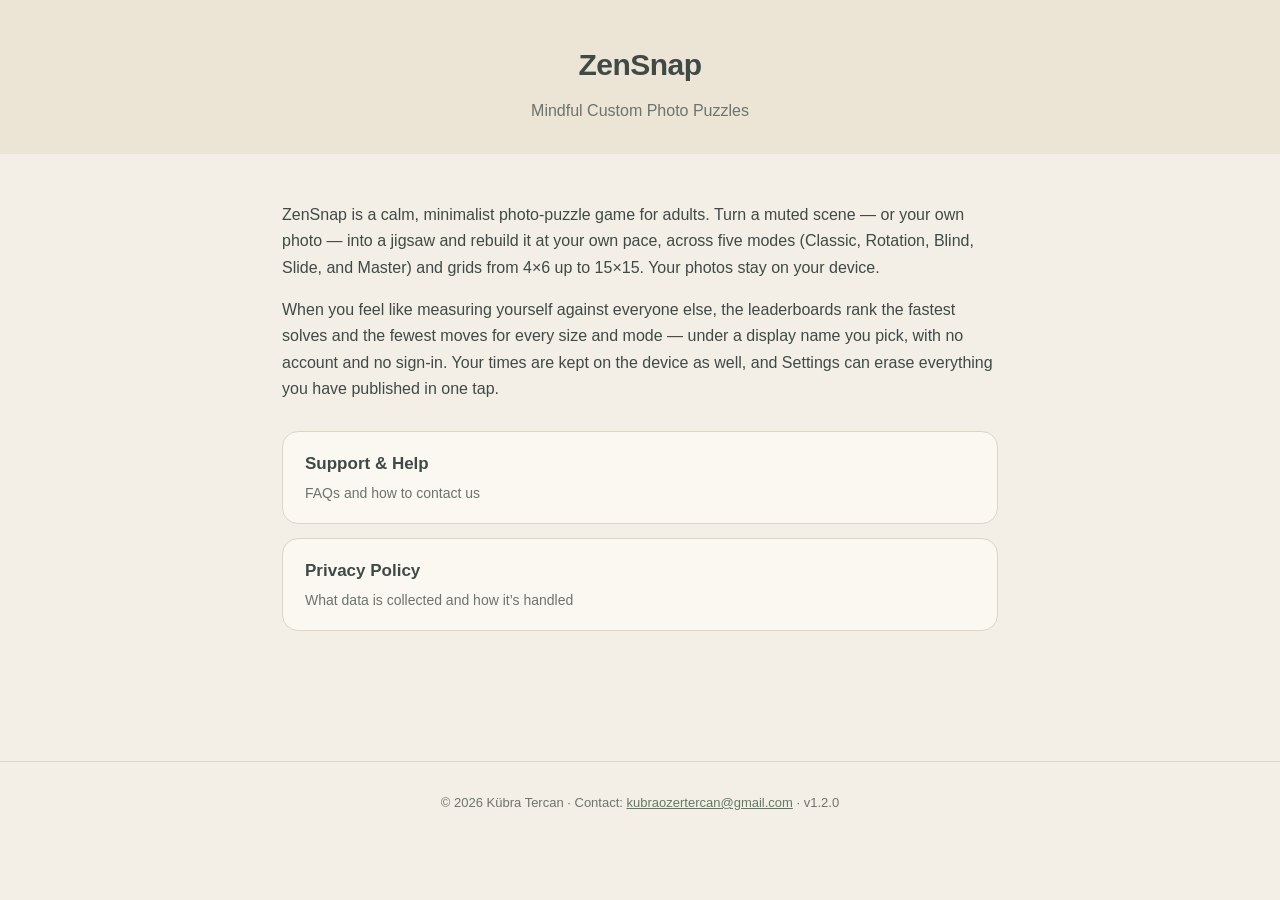
<file: index.html>
<!DOCTYPE html>
<html lang="en">
<head>
<meta charset="utf-8">
<meta name="viewport" content="width=device-width, initial-scale=1">
<title>ZenSnap</title>
<link rel="stylesheet" href="style.css">
</head>
<body>
<header class="top">
  <h1>ZenSnap</h1>
  <p>Mindful Custom Photo Puzzles</p>
</header>
<div class="wrap">
  <p>ZenSnap is a calm, minimalist photo-puzzle game for adults. Turn a muted
  scene &mdash; or your own photo &mdash; into a jigsaw and rebuild it at your own
  pace, across five modes (Classic, Rotation, Blind, Slide, and Master) and grids
  from 4&times;6 up to 15&times;15. Your photos stay on your device.</p>
  <p>When you feel like measuring yourself against everyone else, the leaderboards
  rank the fastest solves and the fewest moves for every size and mode &mdash; under
  a display name you pick, with no account and no sign-in. Your times are kept on the
  device as well, and Settings can erase everything you have published in one tap.</p>
  <div class="home-links">
    <a href="support.html">Support &amp; Help
      <span>FAQs and how to contact us</span></a>
    <a href="privacy.html">Privacy Policy
      <span>What data is collected and how it&rsquo;s handled</span></a>
  </div>
</div>
<footer>&copy; 2026 Kübra Tercan &middot; Contact: <a href="mailto:kubraozertercan@gmail.com">kubraozertercan@gmail.com</a> &middot; v1.2.0</footer>
</body>
</html>
</file>
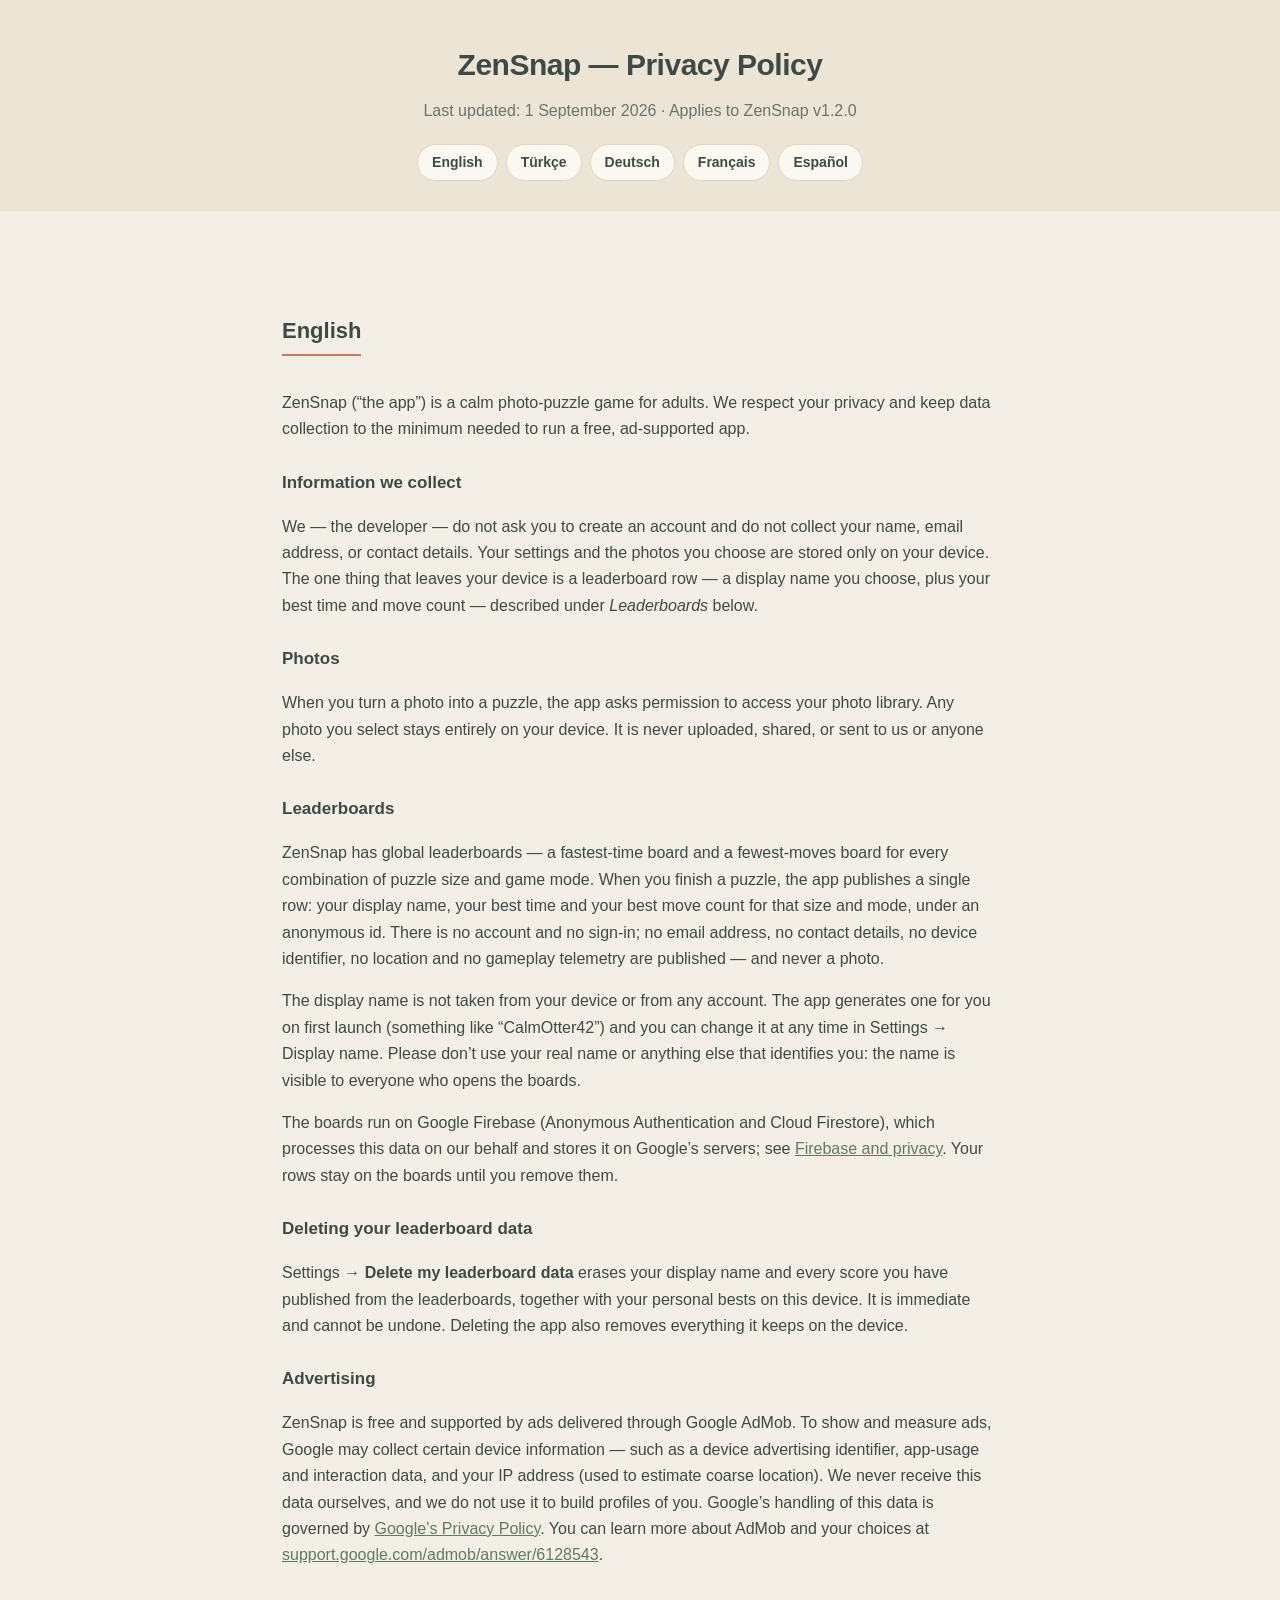
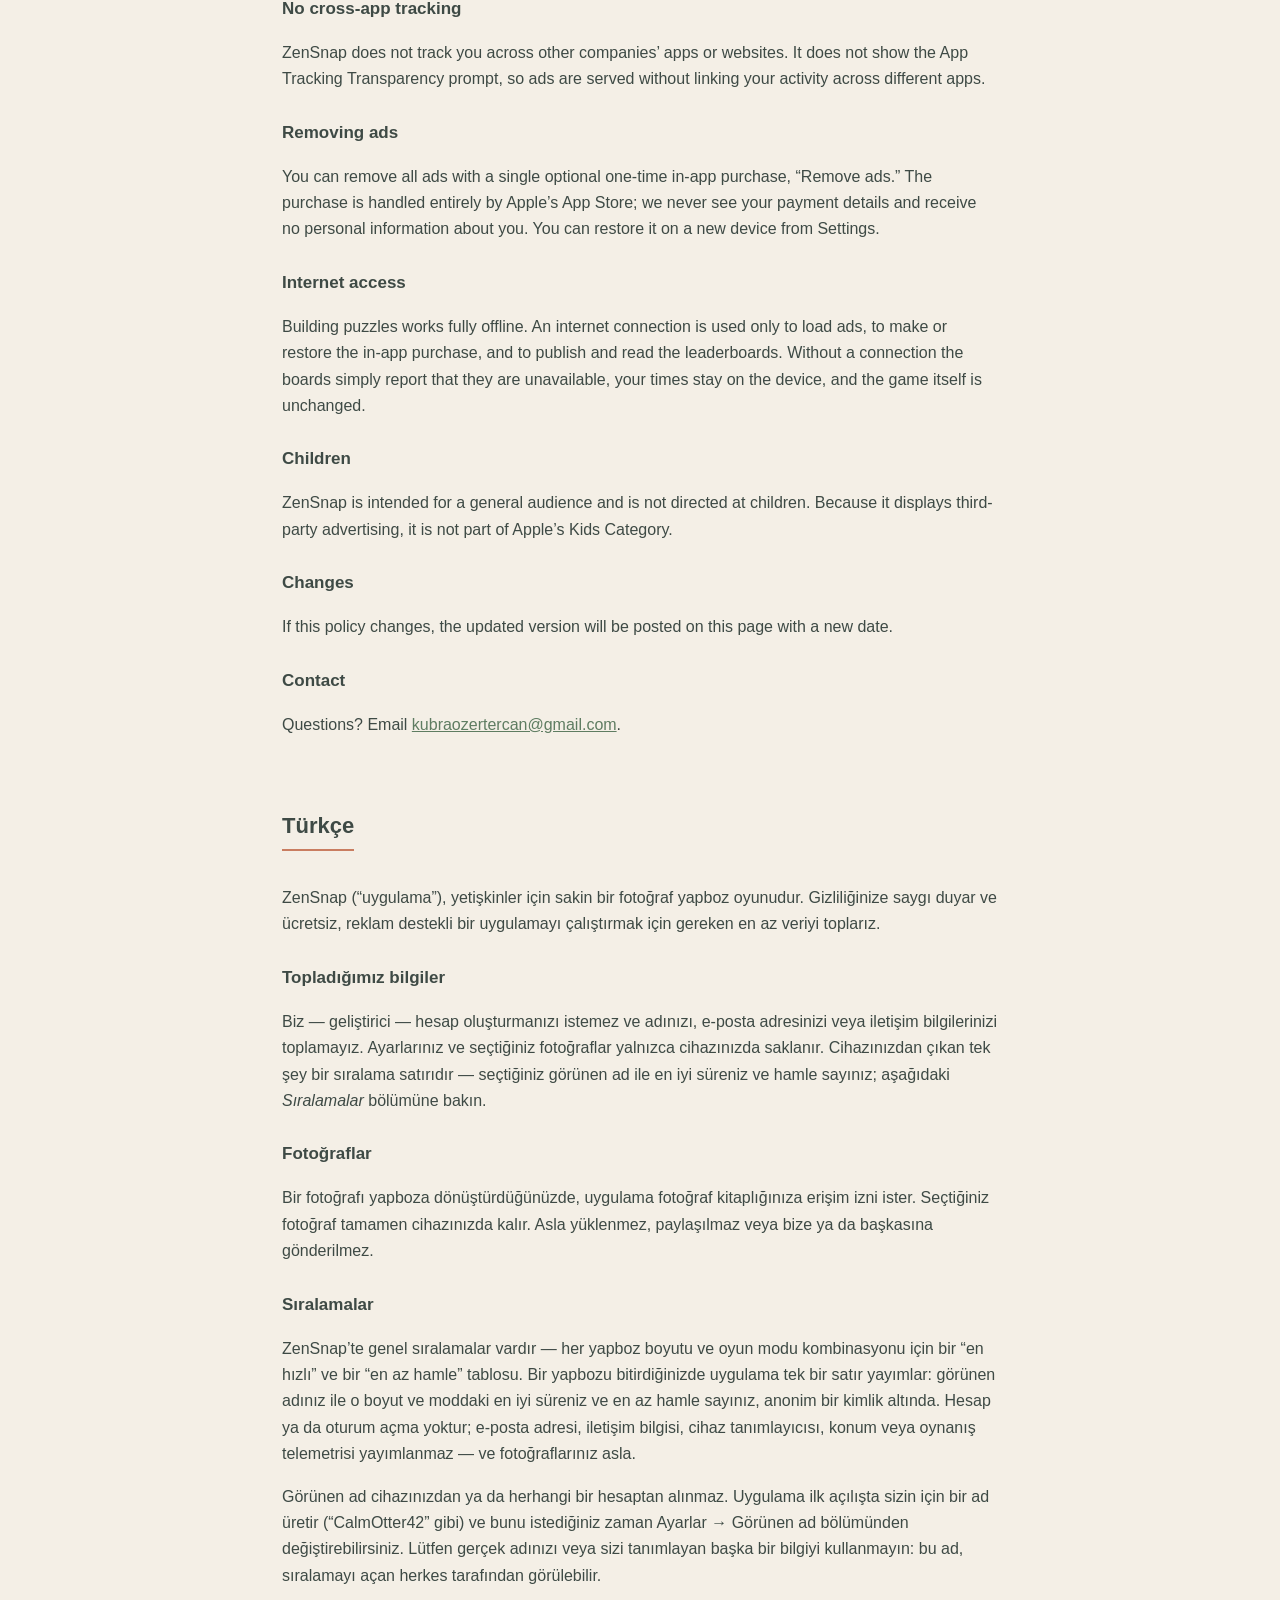
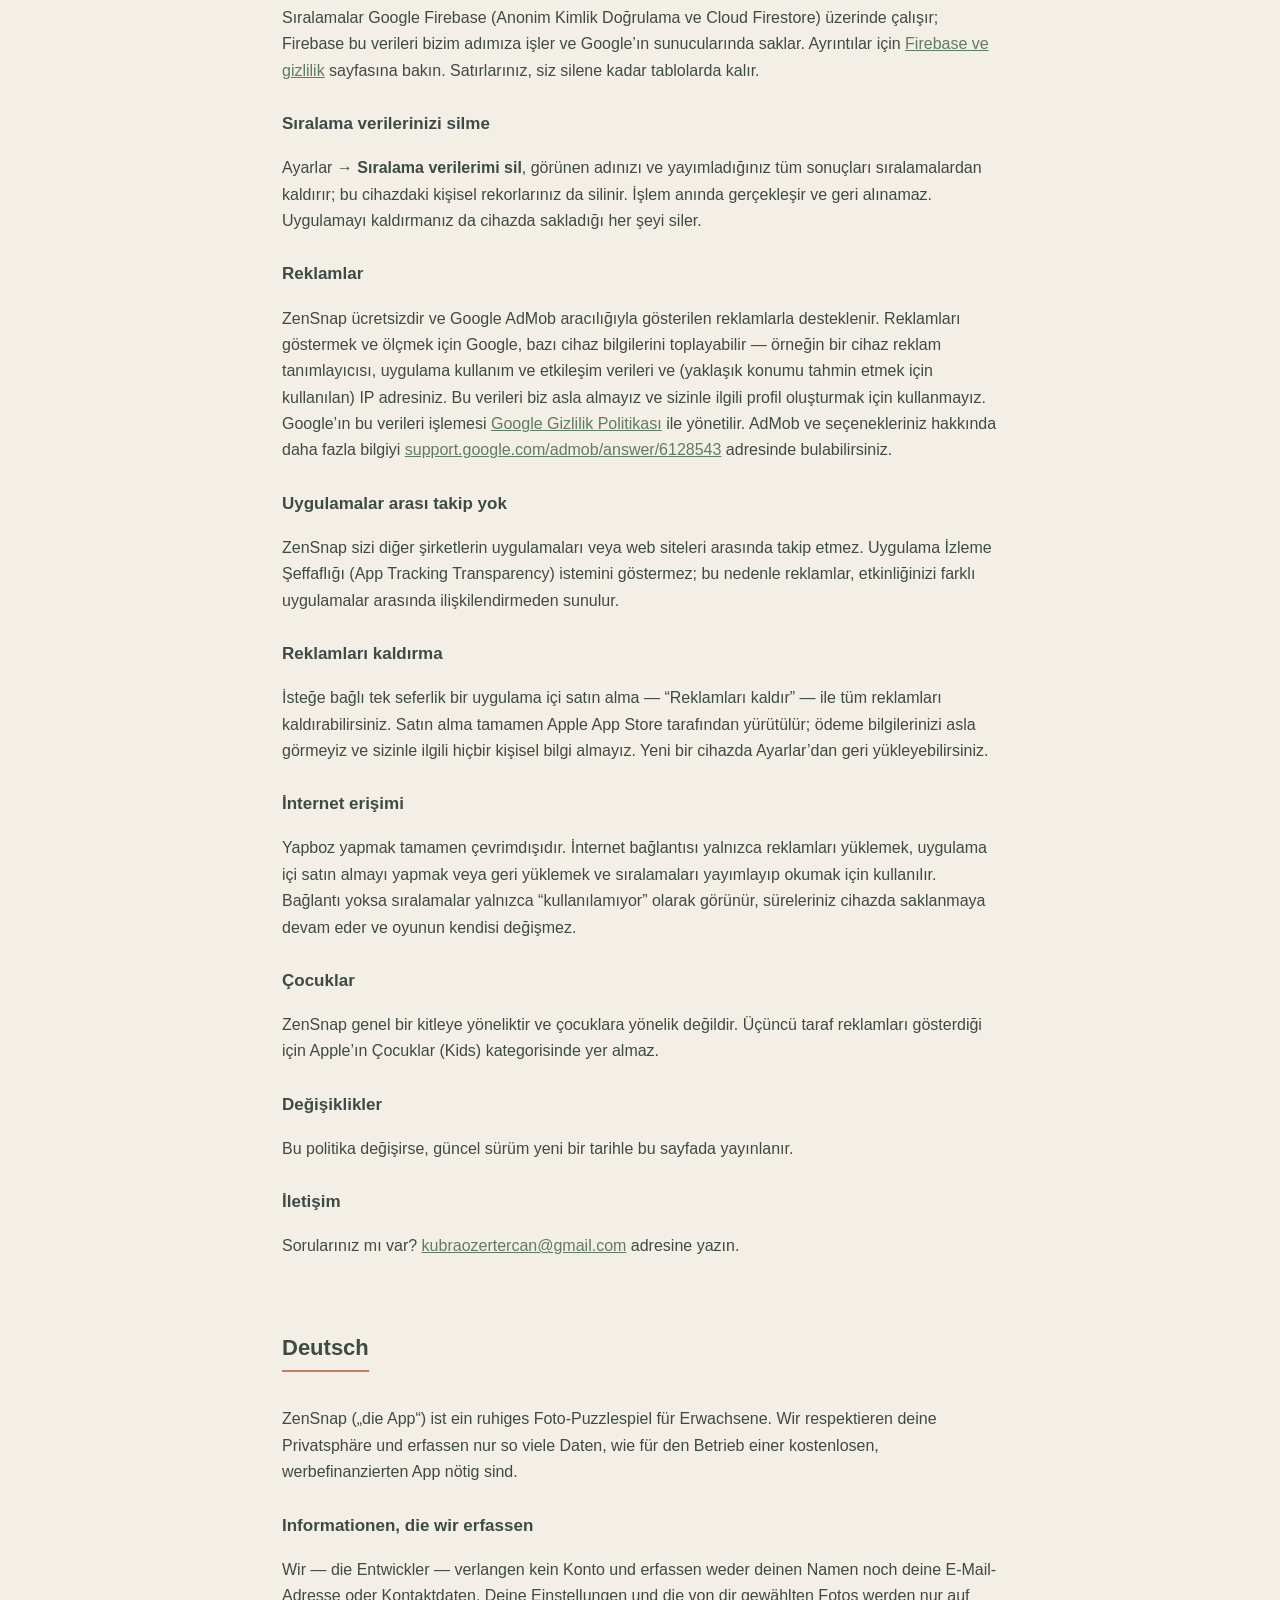
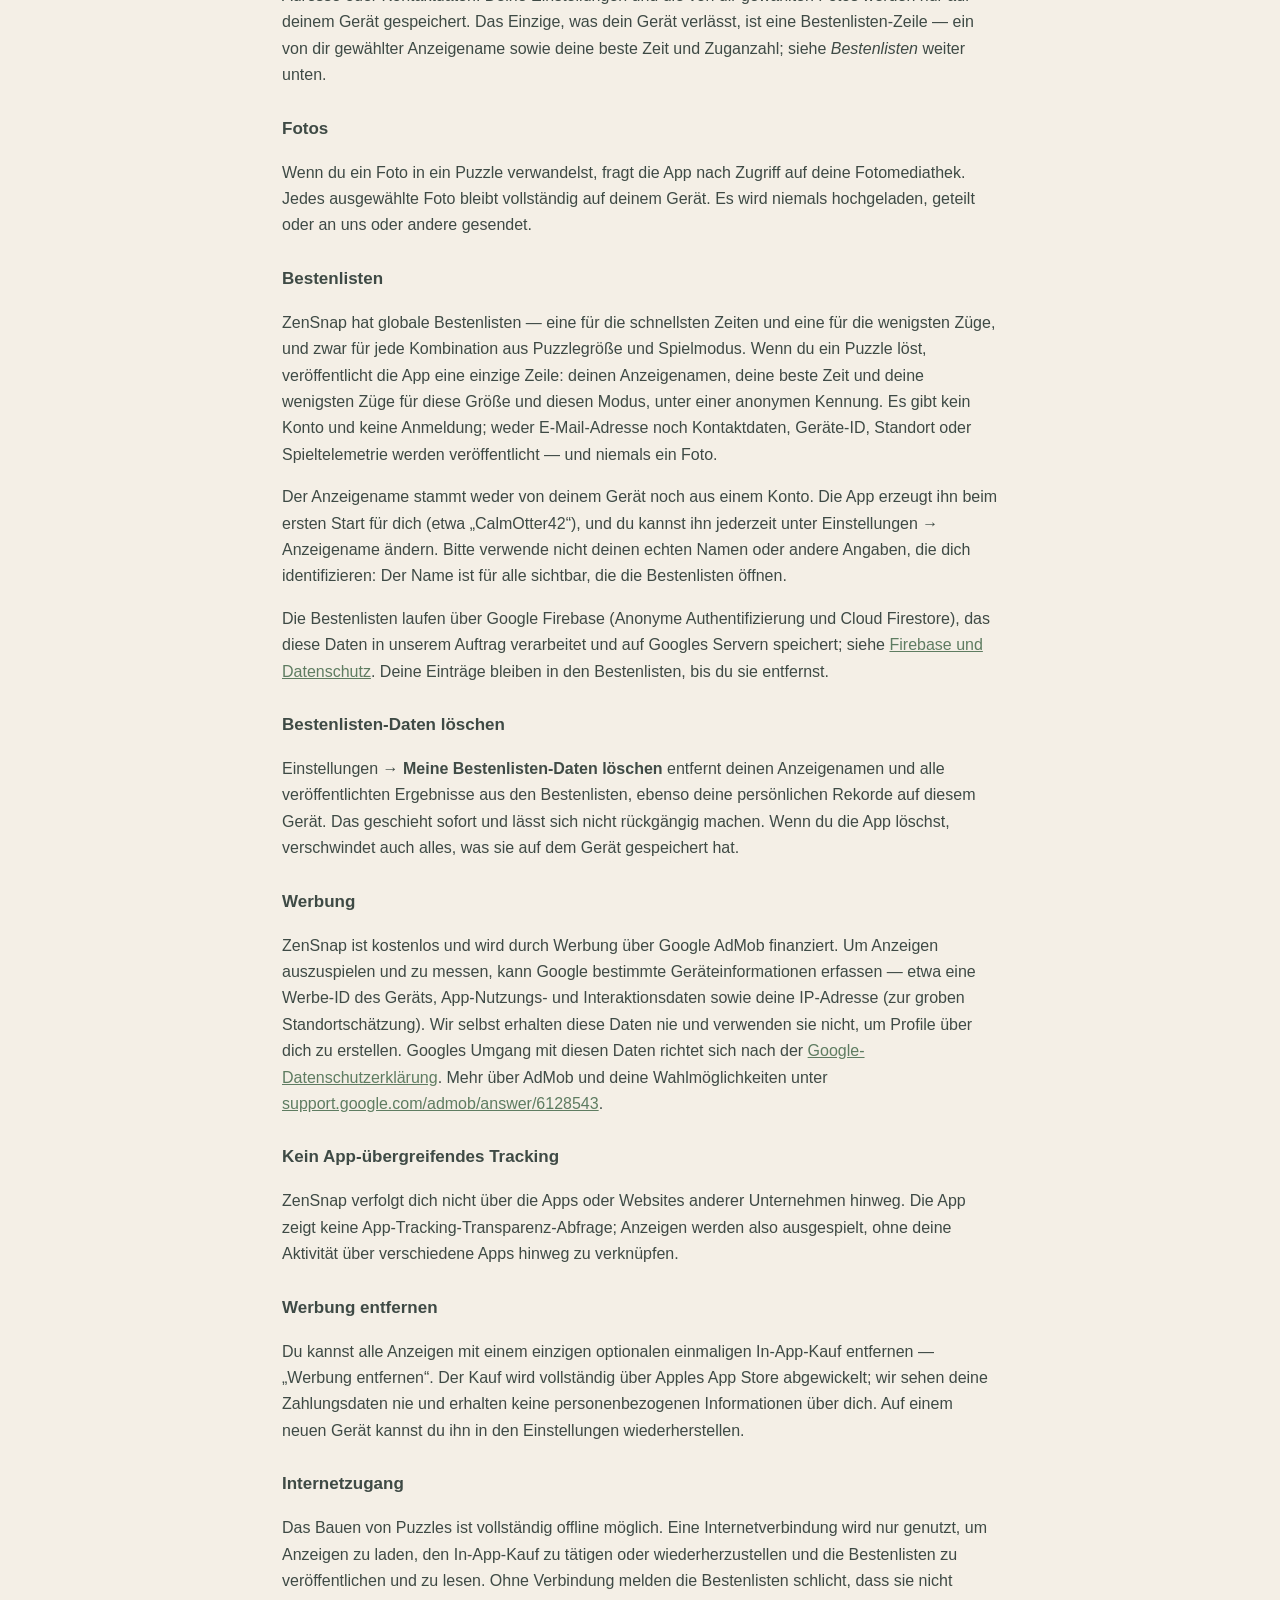
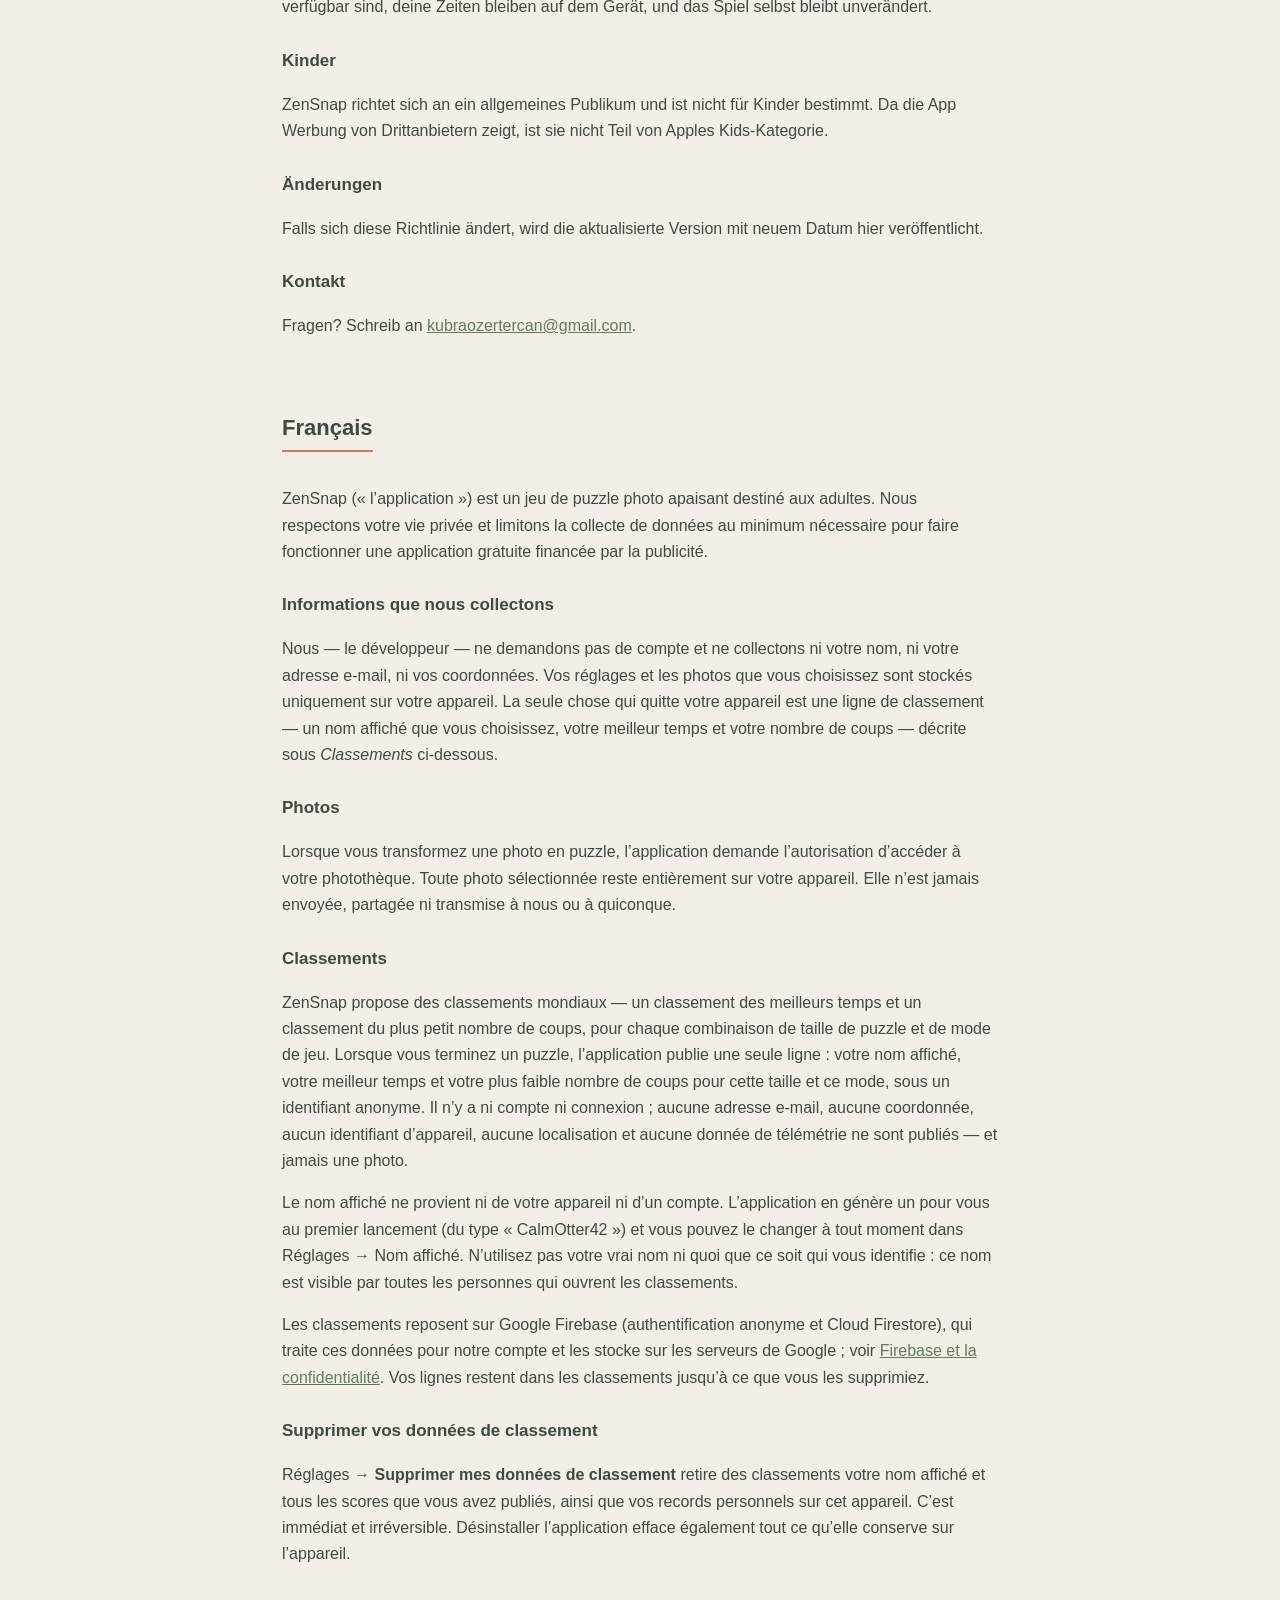
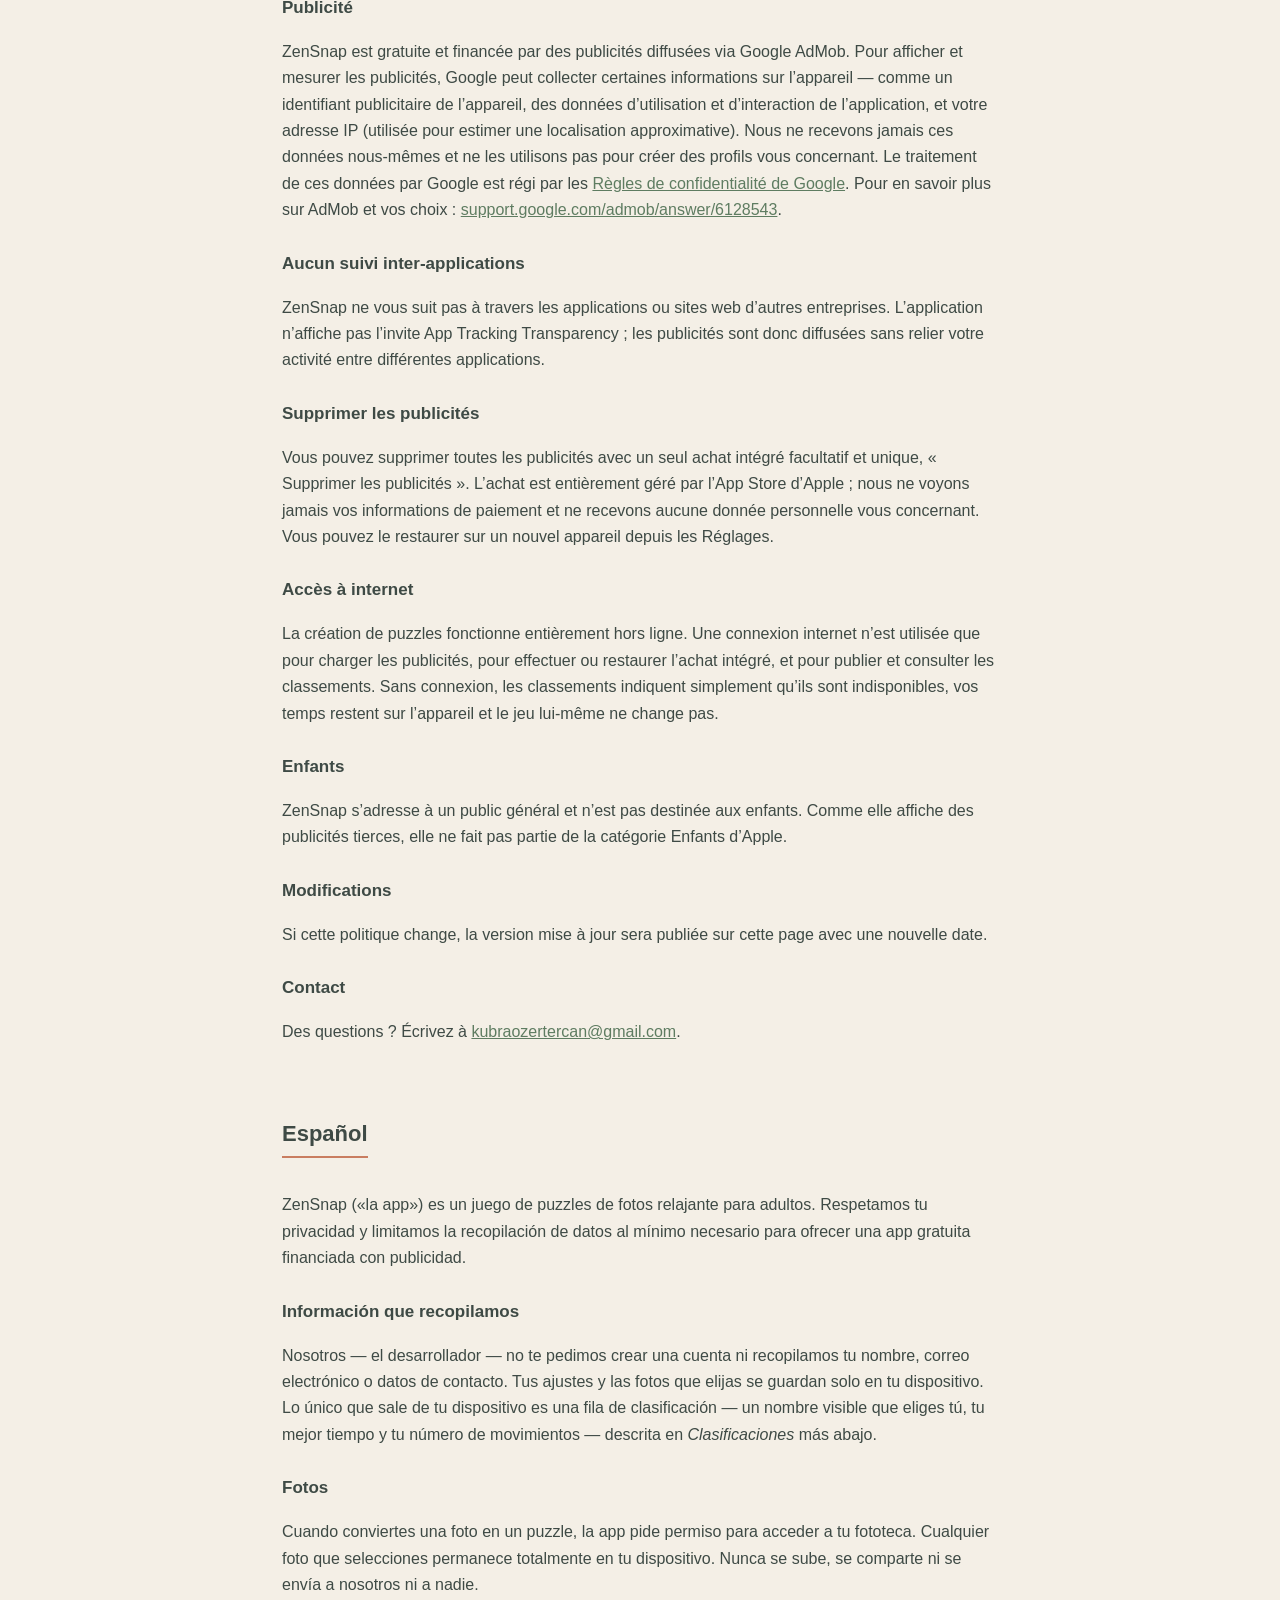
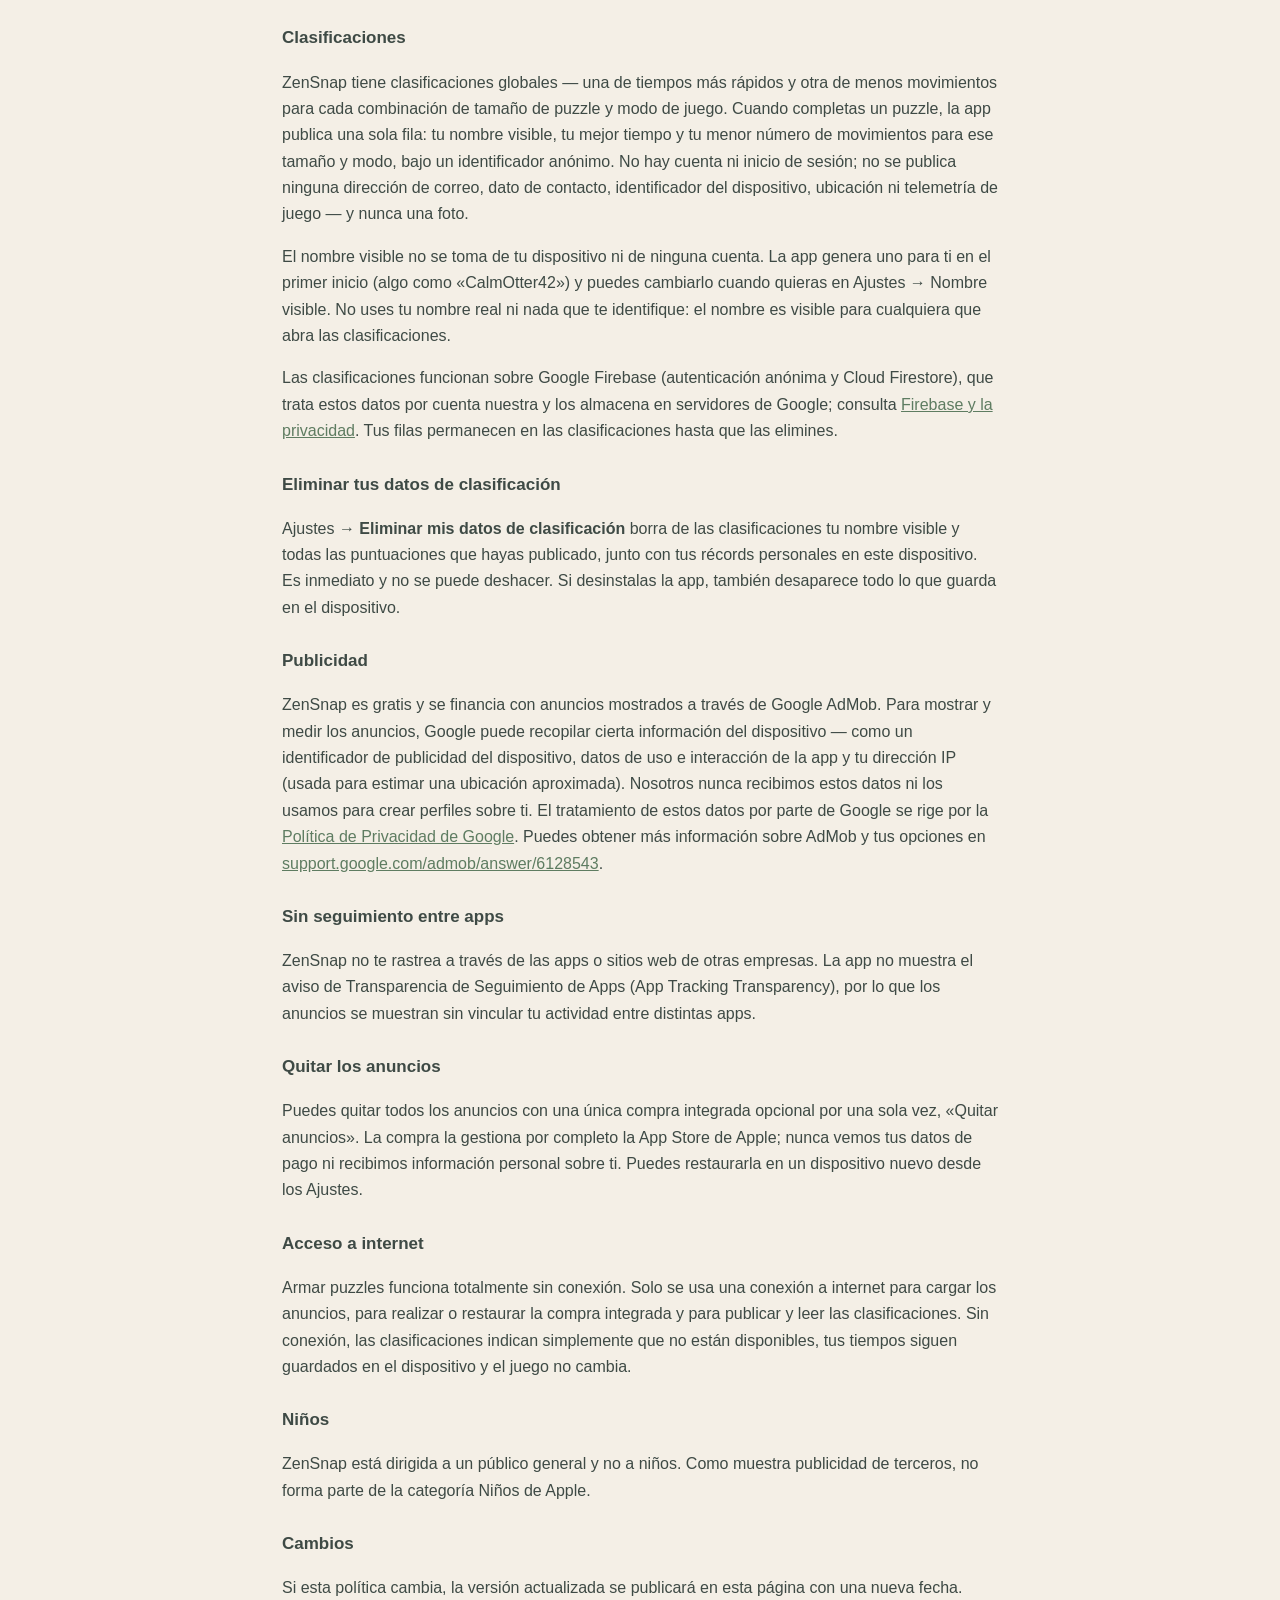
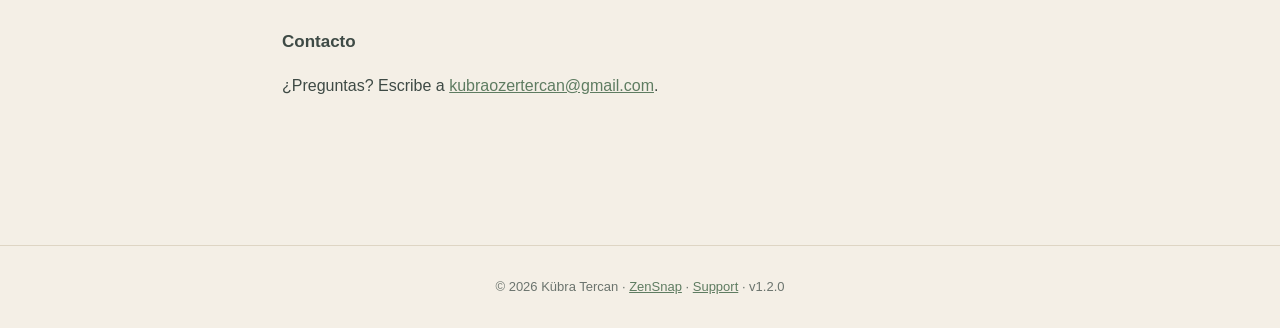
<file: privacy.html>
<!DOCTYPE html>
<html lang="en">
<head>
<meta charset="utf-8">
<meta name="viewport" content="width=device-width, initial-scale=1">
<title>ZenSnap — Privacy Policy</title>
<link rel="stylesheet" href="style.css">
</head>
<body>
<header class="top">
  <h1>ZenSnap — Privacy Policy</h1>
  <p>Last updated: 1 September 2026 &middot; Applies to ZenSnap v1.2.0</p>
  <nav class="langs">
    <a href="#en">English</a><a href="#tr">Türkçe</a><a href="#de">Deutsch</a>
    <a href="#fr">Français</a><a href="#es">Español</a>
  </nav>
</header>
<div class="wrap">

<section class="lang" id="en">
  <h2>English</h2>
  <p>ZenSnap (&ldquo;the app&rdquo;) is a calm photo-puzzle game for adults. We respect
  your privacy and keep data collection to the minimum needed to run a free, ad-supported app.</p>
  <h3>Information we collect</h3>
  <p>We &mdash; the developer &mdash; do not ask you to create an account and do not collect
  your name, email address, or contact details. Your settings and the photos you choose are
  stored only on your device. The one thing that leaves your device is a leaderboard row &mdash;
  a display name you choose, plus your best time and move count &mdash; described under
  <em>Leaderboards</em> below.</p>
  <h3>Photos</h3>
  <p>When you turn a photo into a puzzle, the app asks permission to access your photo
  library. Any photo you select stays entirely on your device. It is never uploaded, shared,
  or sent to us or anyone else.</p>
  <h3>Leaderboards</h3>
  <p>ZenSnap has global leaderboards &mdash; a fastest-time board and a fewest-moves board for
  every combination of puzzle size and game mode. When you finish a puzzle, the app publishes a
  single row: your display name, your best time and your best move count for that size and mode,
  under an anonymous id. There is no account and no sign-in; no email address, no contact
  details, no device identifier, no location and no gameplay telemetry are published &mdash; and
  never a photo.</p>
  <p>The display name is not taken from your device or from any account. The app generates one
  for you on first launch (something like &ldquo;CalmOtter42&rdquo;) and you can change it at any
  time in Settings &rarr; Display name. Please don&rsquo;t use your real name or anything else
  that identifies you: the name is visible to everyone who opens the boards.</p>
  <p>The boards run on Google Firebase (Anonymous Authentication and Cloud Firestore), which
  processes this data on our behalf and stores it on Google&rsquo;s servers; see
  <a href="https://firebase.google.com/support/privacy">Firebase and privacy</a>. Your rows stay
  on the boards until you remove them.</p>
  <h3>Deleting your leaderboard data</h3>
  <p>Settings &rarr; <strong>Delete my leaderboard data</strong> erases your display name and
  every score you have published from the leaderboards, together with your personal bests on this
  device. It is immediate and cannot be undone. Deleting the app also removes everything it keeps
  on the device.</p>
  <h3>Advertising</h3>
  <p>ZenSnap is free and supported by ads delivered through Google AdMob. To show and measure
  ads, Google may collect certain device information &mdash; such as a device advertising
  identifier, app-usage and interaction data, and your IP address (used to estimate coarse
  location). We never receive this data ourselves, and we do not use it to build profiles of
  you. Google&rsquo;s handling of this data is governed by
  <a href="https://policies.google.com/privacy">Google&rsquo;s Privacy Policy</a>. You can learn
  more about AdMob and your choices at
  <a href="https://support.google.com/admob/answer/6128543">support.google.com/admob/answer/6128543</a>.</p>
  <h3>No cross-app tracking</h3>
  <p>ZenSnap does not track you across other companies&rsquo; apps or websites. It does not
  show the App Tracking Transparency prompt, so ads are served without linking your activity
  across different apps.</p>
  <h3>Removing ads</h3>
  <p>You can remove all ads with a single optional one-time in-app purchase,
  &ldquo;Remove ads.&rdquo; The purchase is handled entirely by Apple&rsquo;s App Store; we
  never see your payment details and receive no personal information about you. You can restore
  it on a new device from Settings.</p>
  <h3>Internet access</h3>
  <p>Building puzzles works fully offline. An internet connection is used only to load ads, to
  make or restore the in-app purchase, and to publish and read the leaderboards. Without a
  connection the boards simply report that they are unavailable, your times stay on the device,
  and the game itself is unchanged.</p>
  <h3>Children</h3>
  <p>ZenSnap is intended for a general audience and is not directed at children. Because it
  displays third-party advertising, it is not part of Apple&rsquo;s Kids Category.</p>
  <h3>Changes</h3>
  <p>If this policy changes, the updated version will be posted on this page with a new date.</p>
  <h3>Contact</h3>
  <p>Questions? Email <a href="mailto:kubraozertercan@gmail.com">kubraozertercan@gmail.com</a>.</p>
</section>

<section class="lang" id="tr">
  <h2>Türkçe</h2>
  <p>ZenSnap (&ldquo;uygulama&rdquo;), yetişkinler için sakin bir fotoğraf yapboz oyunudur.
  Gizliliğinize saygı duyar ve ücretsiz, reklam destekli bir uygulamayı çalıştırmak için
  gereken en az veriyi toplarız.</p>
  <h3>Topladığımız bilgiler</h3>
  <p>Biz &mdash; geliştirici &mdash; hesap oluşturmanızı istemez ve adınızı, e-posta adresinizi
  veya iletişim bilgilerinizi toplamayız. Ayarlarınız ve seçtiğiniz fotoğraflar yalnızca
  cihazınızda saklanır. Cihazınızdan çıkan tek şey bir sıralama satırıdır &mdash; seçtiğiniz
  görünen ad ile en iyi süreniz ve hamle sayınız; aşağıdaki <em>Sıralamalar</em> bölümüne
  bakın.</p>
  <h3>Fotoğraflar</h3>
  <p>Bir fotoğrafı yapboza dönüştürdüğünüzde, uygulama fotoğraf kitaplığınıza erişim izni ister.
  Seçtiğiniz fotoğraf tamamen cihazınızda kalır. Asla yüklenmez, paylaşılmaz veya bize ya da
  başkasına gönderilmez.</p>
  <h3>Sıralamalar</h3>
  <p>ZenSnap&rsquo;te genel sıralamalar vardır &mdash; her yapboz boyutu ve oyun modu
  kombinasyonu için bir &ldquo;en hızlı&rdquo; ve bir &ldquo;en az hamle&rdquo; tablosu. Bir
  yapbozu bitirdiğinizde uygulama tek bir satır yayımlar: görünen adınız ile o boyut ve moddaki
  en iyi süreniz ve en az hamle sayınız, anonim bir kimlik altında. Hesap ya da oturum açma
  yoktur; e-posta adresi, iletişim bilgisi, cihaz tanımlayıcısı, konum veya oynanış telemetrisi
  yayımlanmaz &mdash; ve fotoğraflarınız asla.</p>
  <p>Görünen ad cihazınızdan ya da herhangi bir hesaptan alınmaz. Uygulama ilk açılışta sizin
  için bir ad üretir (&ldquo;CalmOtter42&rdquo; gibi) ve bunu istediğiniz zaman Ayarlar &rarr;
  Görünen ad bölümünden değiştirebilirsiniz. Lütfen gerçek adınızı veya sizi tanımlayan başka
  bir bilgiyi kullanmayın: bu ad, sıralamayı açan herkes tarafından görülebilir.</p>
  <p>Sıralamalar Google Firebase (Anonim Kimlik Doğrulama ve Cloud Firestore) üzerinde çalışır;
  Firebase bu verileri bizim adımıza işler ve Google&rsquo;ın sunucularında saklar. Ayrıntılar
  için <a href="https://firebase.google.com/support/privacy">Firebase ve gizlilik</a> sayfasına
  bakın. Satırlarınız, siz silene kadar tablolarda kalır.</p>
  <h3>Sıralama verilerinizi silme</h3>
  <p>Ayarlar &rarr; <strong>Sıralama verilerimi sil</strong>, görünen adınızı ve yayımladığınız
  tüm sonuçları sıralamalardan kaldırır; bu cihazdaki kişisel rekorlarınız da silinir. İşlem
  anında gerçekleşir ve geri alınamaz. Uygulamayı kaldırmanız da cihazda sakladığı her şeyi
  siler.</p>
  <h3>Reklamlar</h3>
  <p>ZenSnap ücretsizdir ve Google AdMob aracılığıyla gösterilen reklamlarla desteklenir.
  Reklamları göstermek ve ölçmek için Google, bazı cihaz bilgilerini toplayabilir &mdash;
  örneğin bir cihaz reklam tanımlayıcısı, uygulama kullanım ve etkileşim verileri ve (yaklaşık
  konumu tahmin etmek için kullanılan) IP adresiniz. Bu verileri biz asla almayız ve sizinle
  ilgili profil oluşturmak için kullanmayız. Google&rsquo;ın bu verileri işlemesi
  <a href="https://policies.google.com/privacy">Google Gizlilik Politikası</a> ile yönetilir.
  AdMob ve seçenekleriniz hakkında daha fazla bilgiyi
  <a href="https://support.google.com/admob/answer/6128543">support.google.com/admob/answer/6128543</a>
  adresinde bulabilirsiniz.</p>
  <h3>Uygulamalar arası takip yok</h3>
  <p>ZenSnap sizi diğer şirketlerin uygulamaları veya web siteleri arasında takip etmez.
  Uygulama İzleme Şeffaflığı (App Tracking Transparency) istemini göstermez; bu nedenle
  reklamlar, etkinliğinizi farklı uygulamalar arasında ilişkilendirmeden sunulur.</p>
  <h3>Reklamları kaldırma</h3>
  <p>İsteğe bağlı tek seferlik bir uygulama içi satın alma &mdash; &ldquo;Reklamları kaldır&rdquo;
  &mdash; ile tüm reklamları kaldırabilirsiniz. Satın alma tamamen Apple App Store tarafından
  yürütülür; ödeme bilgilerinizi asla görmeyiz ve sizinle ilgili hiçbir kişisel bilgi almayız.
  Yeni bir cihazda Ayarlar&rsquo;dan geri yükleyebilirsiniz.</p>
  <h3>İnternet erişimi</h3>
  <p>Yapboz yapmak tamamen çevrimdışıdır. İnternet bağlantısı yalnızca reklamları yüklemek,
  uygulama içi satın almayı yapmak veya geri yüklemek ve sıralamaları yayımlayıp okumak için
  kullanılır. Bağlantı yoksa sıralamalar yalnızca &ldquo;kullanılamıyor&rdquo; olarak görünür,
  süreleriniz cihazda saklanmaya devam eder ve oyunun kendisi değişmez.</p>
  <h3>Çocuklar</h3>
  <p>ZenSnap genel bir kitleye yöneliktir ve çocuklara yönelik değildir. Üçüncü taraf reklamları
  gösterdiği için Apple&rsquo;ın Çocuklar (Kids) kategorisinde yer almaz.</p>
  <h3>Değişiklikler</h3>
  <p>Bu politika değişirse, güncel sürüm yeni bir tarihle bu sayfada yayınlanır.</p>
  <h3>İletişim</h3>
  <p>Sorularınız mı var? <a href="mailto:kubraozertercan@gmail.com">kubraozertercan@gmail.com</a> adresine yazın.</p>
</section>

<section class="lang" id="de">
  <h2>Deutsch</h2>
  <p>ZenSnap (&bdquo;die App&ldquo;) ist ein ruhiges Foto-Puzzlespiel für Erwachsene. Wir
  respektieren deine Privatsphäre und erfassen nur so viele Daten, wie für den Betrieb einer
  kostenlosen, werbefinanzierten App nötig sind.</p>
  <h3>Informationen, die wir erfassen</h3>
  <p>Wir &mdash; die Entwickler &mdash; verlangen kein Konto und erfassen weder deinen Namen noch
  deine E-Mail-Adresse oder Kontaktdaten. Deine Einstellungen und die von dir gewählten Fotos
  werden nur auf deinem Gerät gespeichert. Das Einzige, was dein Gerät verlässt, ist eine
  Bestenlisten-Zeile &mdash; ein von dir gewählter Anzeigename sowie deine beste Zeit und
  Zuganzahl; siehe <em>Bestenlisten</em> weiter unten.</p>
  <h3>Fotos</h3>
  <p>Wenn du ein Foto in ein Puzzle verwandelst, fragt die App nach Zugriff auf deine
  Fotomediathek. Jedes ausgewählte Foto bleibt vollständig auf deinem Gerät. Es wird niemals
  hochgeladen, geteilt oder an uns oder andere gesendet.</p>
  <h3>Bestenlisten</h3>
  <p>ZenSnap hat globale Bestenlisten &mdash; eine für die schnellsten Zeiten und eine für die
  wenigsten Züge, und zwar für jede Kombination aus Puzzlegröße und Spielmodus. Wenn du ein
  Puzzle löst, veröffentlicht die App eine einzige Zeile: deinen Anzeigenamen, deine beste Zeit
  und deine wenigsten Züge für diese Größe und diesen Modus, unter einer anonymen Kennung. Es
  gibt kein Konto und keine Anmeldung; weder E-Mail-Adresse noch Kontaktdaten, Geräte-ID,
  Standort oder Spieltelemetrie werden veröffentlicht &mdash; und niemals ein Foto.</p>
  <p>Der Anzeigename stammt weder von deinem Gerät noch aus einem Konto. Die App erzeugt ihn
  beim ersten Start für dich (etwa &bdquo;CalmOtter42&ldquo;), und du kannst ihn jederzeit unter
  Einstellungen &rarr; Anzeigename ändern. Bitte verwende nicht deinen echten Namen oder andere
  Angaben, die dich identifizieren: Der Name ist für alle sichtbar, die die Bestenlisten
  öffnen.</p>
  <p>Die Bestenlisten laufen über Google Firebase (Anonyme Authentifizierung und Cloud
  Firestore), das diese Daten in unserem Auftrag verarbeitet und auf Googles Servern speichert;
  siehe <a href="https://firebase.google.com/support/privacy">Firebase und Datenschutz</a>. Deine
  Einträge bleiben in den Bestenlisten, bis du sie entfernst.</p>
  <h3>Bestenlisten-Daten löschen</h3>
  <p>Einstellungen &rarr; <strong>Meine Bestenlisten-Daten löschen</strong> entfernt deinen
  Anzeigenamen und alle veröffentlichten Ergebnisse aus den Bestenlisten, ebenso deine
  persönlichen Rekorde auf diesem Gerät. Das geschieht sofort und lässt sich nicht rückgängig
  machen. Wenn du die App löschst, verschwindet auch alles, was sie auf dem Gerät gespeichert
  hat.</p>
  <h3>Werbung</h3>
  <p>ZenSnap ist kostenlos und wird durch Werbung über Google AdMob finanziert. Um Anzeigen
  auszuspielen und zu messen, kann Google bestimmte Geräteinformationen erfassen &mdash; etwa
  eine Werbe-ID des Geräts, App-Nutzungs- und Interaktionsdaten sowie deine IP-Adresse (zur
  groben Standortschätzung). Wir selbst erhalten diese Daten nie und verwenden sie nicht, um
  Profile über dich zu erstellen. Googles Umgang mit diesen Daten richtet sich nach der
  <a href="https://policies.google.com/privacy">Google-Datenschutzerklärung</a>. Mehr über AdMob
  und deine Wahlmöglichkeiten unter
  <a href="https://support.google.com/admob/answer/6128543">support.google.com/admob/answer/6128543</a>.</p>
  <h3>Kein App-übergreifendes Tracking</h3>
  <p>ZenSnap verfolgt dich nicht über die Apps oder Websites anderer Unternehmen hinweg. Die App
  zeigt keine App-Tracking-Transparenz-Abfrage; Anzeigen werden also ausgespielt, ohne deine
  Aktivität über verschiedene Apps hinweg zu verknüpfen.</p>
  <h3>Werbung entfernen</h3>
  <p>Du kannst alle Anzeigen mit einem einzigen optionalen einmaligen In-App-Kauf entfernen
  &mdash; &bdquo;Werbung entfernen&ldquo;. Der Kauf wird vollständig über Apples App Store
  abgewickelt; wir sehen deine Zahlungsdaten nie und erhalten keine personenbezogenen
  Informationen über dich. Auf einem neuen Gerät kannst du ihn in den Einstellungen
  wiederherstellen.</p>
  <h3>Internetzugang</h3>
  <p>Das Bauen von Puzzles ist vollständig offline möglich. Eine Internetverbindung wird nur
  genutzt, um Anzeigen zu laden, den In-App-Kauf zu tätigen oder wiederherzustellen und die
  Bestenlisten zu veröffentlichen und zu lesen. Ohne Verbindung melden die Bestenlisten schlicht,
  dass sie nicht verfügbar sind, deine Zeiten bleiben auf dem Gerät, und das Spiel selbst bleibt
  unverändert.</p>
  <h3>Kinder</h3>
  <p>ZenSnap richtet sich an ein allgemeines Publikum und ist nicht für Kinder bestimmt. Da die
  App Werbung von Drittanbietern zeigt, ist sie nicht Teil von Apples Kids-Kategorie.</p>
  <h3>Änderungen</h3>
  <p>Falls sich diese Richtlinie ändert, wird die aktualisierte Version mit neuem Datum hier
  veröffentlicht.</p>
  <h3>Kontakt</h3>
  <p>Fragen? Schreib an <a href="mailto:kubraozertercan@gmail.com">kubraozertercan@gmail.com</a>.</p>
</section>

<section class="lang" id="fr">
  <h2>Français</h2>
  <p>ZenSnap (&laquo; l&rsquo;application &raquo;) est un jeu de puzzle photo apaisant destiné
  aux adultes. Nous respectons votre vie privée et limitons la collecte de données au minimum
  nécessaire pour faire fonctionner une application gratuite financée par la publicité.</p>
  <h3>Informations que nous collectons</h3>
  <p>Nous &mdash; le développeur &mdash; ne demandons pas de compte et ne collectons ni votre
  nom, ni votre adresse e-mail, ni vos coordonnées. Vos réglages et les photos que vous
  choisissez sont stockés uniquement sur votre appareil. La seule chose qui quitte votre
  appareil est une ligne de classement &mdash; un nom affiché que vous choisissez, votre
  meilleur temps et votre nombre de coups &mdash; décrite sous <em>Classements</em>
  ci-dessous.</p>
  <h3>Photos</h3>
  <p>Lorsque vous transformez une photo en puzzle, l&rsquo;application demande
  l&rsquo;autorisation d&rsquo;accéder à votre photothèque. Toute photo sélectionnée reste
  entièrement sur votre appareil. Elle n&rsquo;est jamais envoyée, partagée ni transmise à nous
  ou à quiconque.</p>
  <h3>Classements</h3>
  <p>ZenSnap propose des classements mondiaux &mdash; un classement des meilleurs temps et un
  classement du plus petit nombre de coups, pour chaque combinaison de taille de puzzle et de
  mode de jeu. Lorsque vous terminez un puzzle, l&rsquo;application publie une seule ligne :
  votre nom affiché, votre meilleur temps et votre plus faible nombre de coups pour cette taille
  et ce mode, sous un identifiant anonyme. Il n&rsquo;y a ni compte ni connexion ; aucune adresse
  e-mail, aucune coordonnée, aucun identifiant d&rsquo;appareil, aucune localisation et aucune
  donnée de télémétrie ne sont publiés &mdash; et jamais une photo.</p>
  <p>Le nom affiché ne provient ni de votre appareil ni d&rsquo;un compte. L&rsquo;application en
  génère un pour vous au premier lancement (du type &laquo; CalmOtter42 &raquo;) et vous pouvez
  le changer à tout moment dans Réglages &rarr; Nom affiché. N&rsquo;utilisez pas votre vrai nom
  ni quoi que ce soit qui vous identifie : ce nom est visible par toutes les personnes qui
  ouvrent les classements.</p>
  <p>Les classements reposent sur Google Firebase (authentification anonyme et Cloud Firestore),
  qui traite ces données pour notre compte et les stocke sur les serveurs de Google ; voir
  <a href="https://firebase.google.com/support/privacy">Firebase et la confidentialité</a>. Vos
  lignes restent dans les classements jusqu&rsquo;à ce que vous les supprimiez.</p>
  <h3>Supprimer vos données de classement</h3>
  <p>Réglages &rarr; <strong>Supprimer mes données de classement</strong> retire des classements
  votre nom affiché et tous les scores que vous avez publiés, ainsi que vos records personnels
  sur cet appareil. C&rsquo;est immédiat et irréversible. Désinstaller l&rsquo;application efface
  également tout ce qu&rsquo;elle conserve sur l&rsquo;appareil.</p>
  <h3>Publicité</h3>
  <p>ZenSnap est gratuite et financée par des publicités diffusées via Google AdMob. Pour
  afficher et mesurer les publicités, Google peut collecter certaines informations sur
  l&rsquo;appareil &mdash; comme un identifiant publicitaire de l&rsquo;appareil, des données
  d&rsquo;utilisation et d&rsquo;interaction de l&rsquo;application, et votre adresse IP
  (utilisée pour estimer une localisation approximative). Nous ne recevons jamais ces données
  nous-mêmes et ne les utilisons pas pour créer des profils vous concernant. Le traitement de
  ces données par Google est régi par les
  <a href="https://policies.google.com/privacy">Règles de confidentialité de Google</a>. Pour en
  savoir plus sur AdMob et vos choix :
  <a href="https://support.google.com/admob/answer/6128543">support.google.com/admob/answer/6128543</a>.</p>
  <h3>Aucun suivi inter-applications</h3>
  <p>ZenSnap ne vous suit pas à travers les applications ou sites web d&rsquo;autres
  entreprises. L&rsquo;application n&rsquo;affiche pas l&rsquo;invite App Tracking Transparency ;
  les publicités sont donc diffusées sans relier votre activité entre différentes applications.</p>
  <h3>Supprimer les publicités</h3>
  <p>Vous pouvez supprimer toutes les publicités avec un seul achat intégré facultatif et unique,
  &laquo; Supprimer les publicités &raquo;. L&rsquo;achat est entièrement géré par
  l&rsquo;App Store d&rsquo;Apple ; nous ne voyons jamais vos informations de paiement et ne
  recevons aucune donnée personnelle vous concernant. Vous pouvez le restaurer sur un nouvel
  appareil depuis les Réglages.</p>
  <h3>Accès à internet</h3>
  <p>La création de puzzles fonctionne entièrement hors ligne. Une connexion internet
  n&rsquo;est utilisée que pour charger les publicités, pour effectuer ou restaurer l&rsquo;achat
  intégré, et pour publier et consulter les classements. Sans connexion, les classements
  indiquent simplement qu&rsquo;ils sont indisponibles, vos temps restent sur l&rsquo;appareil et
  le jeu lui-même ne change pas.</p>
  <h3>Enfants</h3>
  <p>ZenSnap s&rsquo;adresse à un public général et n&rsquo;est pas destinée aux enfants. Comme
  elle affiche des publicités tierces, elle ne fait pas partie de la catégorie Enfants
  d&rsquo;Apple.</p>
  <h3>Modifications</h3>
  <p>Si cette politique change, la version mise à jour sera publiée sur cette page avec une
  nouvelle date.</p>
  <h3>Contact</h3>
  <p>Des questions ? Écrivez à <a href="mailto:kubraozertercan@gmail.com">kubraozertercan@gmail.com</a>.</p>
</section>

<section class="lang" id="es">
  <h2>Español</h2>
  <p>ZenSnap (&laquo;la app&raquo;) es un juego de puzzles de fotos relajante para adultos.
  Respetamos tu privacidad y limitamos la recopilación de datos al mínimo necesario para
  ofrecer una app gratuita financiada con publicidad.</p>
  <h3>Información que recopilamos</h3>
  <p>Nosotros &mdash; el desarrollador &mdash; no te pedimos crear una cuenta ni recopilamos tu
  nombre, correo electrónico o datos de contacto. Tus ajustes y las fotos que elijas se guardan
  solo en tu dispositivo. Lo único que sale de tu dispositivo es una fila de clasificación
  &mdash; un nombre visible que eliges tú, tu mejor tiempo y tu número de movimientos &mdash;
  descrita en <em>Clasificaciones</em> más abajo.</p>
  <h3>Fotos</h3>
  <p>Cuando conviertes una foto en un puzzle, la app pide permiso para acceder a tu fototeca.
  Cualquier foto que selecciones permanece totalmente en tu dispositivo. Nunca se sube, se
  comparte ni se envía a nosotros ni a nadie.</p>
  <h3>Clasificaciones</h3>
  <p>ZenSnap tiene clasificaciones globales &mdash; una de tiempos más rápidos y otra de menos
  movimientos para cada combinación de tamaño de puzzle y modo de juego. Cuando completas un
  puzzle, la app publica una sola fila: tu nombre visible, tu mejor tiempo y tu menor número de
  movimientos para ese tamaño y modo, bajo un identificador anónimo. No hay cuenta ni inicio de
  sesión; no se publica ninguna dirección de correo, dato de contacto, identificador del
  dispositivo, ubicación ni telemetría de juego &mdash; y nunca una foto.</p>
  <p>El nombre visible no se toma de tu dispositivo ni de ninguna cuenta. La app genera uno para
  ti en el primer inicio (algo como &laquo;CalmOtter42&raquo;) y puedes cambiarlo cuando quieras
  en Ajustes &rarr; Nombre visible. No uses tu nombre real ni nada que te identifique: el nombre
  es visible para cualquiera que abra las clasificaciones.</p>
  <p>Las clasificaciones funcionan sobre Google Firebase (autenticación anónima y Cloud
  Firestore), que trata estos datos por cuenta nuestra y los almacena en servidores de Google;
  consulta <a href="https://firebase.google.com/support/privacy">Firebase y la privacidad</a>.
  Tus filas permanecen en las clasificaciones hasta que las elimines.</p>
  <h3>Eliminar tus datos de clasificación</h3>
  <p>Ajustes &rarr; <strong>Eliminar mis datos de clasificación</strong> borra de las
  clasificaciones tu nombre visible y todas las puntuaciones que hayas publicado, junto con tus
  récords personales en este dispositivo. Es inmediato y no se puede deshacer. Si desinstalas la
  app, también desaparece todo lo que guarda en el dispositivo.</p>
  <h3>Publicidad</h3>
  <p>ZenSnap es gratis y se financia con anuncios mostrados a través de Google AdMob. Para
  mostrar y medir los anuncios, Google puede recopilar cierta información del dispositivo
  &mdash; como un identificador de publicidad del dispositivo, datos de uso e interacción de la
  app y tu dirección IP (usada para estimar una ubicación aproximada). Nosotros nunca recibimos
  estos datos ni los usamos para crear perfiles sobre ti. El tratamiento de estos datos por
  parte de Google se rige por la
  <a href="https://policies.google.com/privacy">Política de Privacidad de Google</a>. Puedes
  obtener más información sobre AdMob y tus opciones en
  <a href="https://support.google.com/admob/answer/6128543">support.google.com/admob/answer/6128543</a>.</p>
  <h3>Sin seguimiento entre apps</h3>
  <p>ZenSnap no te rastrea a través de las apps o sitios web de otras empresas. La app no muestra
  el aviso de Transparencia de Seguimiento de Apps (App Tracking Transparency), por lo que los
  anuncios se muestran sin vincular tu actividad entre distintas apps.</p>
  <h3>Quitar los anuncios</h3>
  <p>Puedes quitar todos los anuncios con una única compra integrada opcional por una sola vez,
  &laquo;Quitar anuncios&raquo;. La compra la gestiona por completo la App Store de Apple; nunca
  vemos tus datos de pago ni recibimos información personal sobre ti. Puedes restaurarla en un
  dispositivo nuevo desde los Ajustes.</p>
  <h3>Acceso a internet</h3>
  <p>Armar puzzles funciona totalmente sin conexión. Solo se usa una conexión a internet para
  cargar los anuncios, para realizar o restaurar la compra integrada y para publicar y leer las
  clasificaciones. Sin conexión, las clasificaciones indican simplemente que no están
  disponibles, tus tiempos siguen guardados en el dispositivo y el juego no cambia.</p>
  <h3>Niños</h3>
  <p>ZenSnap está dirigida a un público general y no a niños. Como muestra publicidad de
  terceros, no forma parte de la categoría Niños de Apple.</p>
  <h3>Cambios</h3>
  <p>Si esta política cambia, la versión actualizada se publicará en esta página con una nueva
  fecha.</p>
  <h3>Contacto</h3>
  <p>¿Preguntas? Escribe a <a href="mailto:kubraozertercan@gmail.com">kubraozertercan@gmail.com</a>.</p>
</section>

</div>
<footer>&copy; 2026 Kübra Tercan &middot; <a href="index.html">ZenSnap</a> &middot; <a href="support.html">Support</a> &middot; v1.2.0</footer>
</body>
</html>
</file>
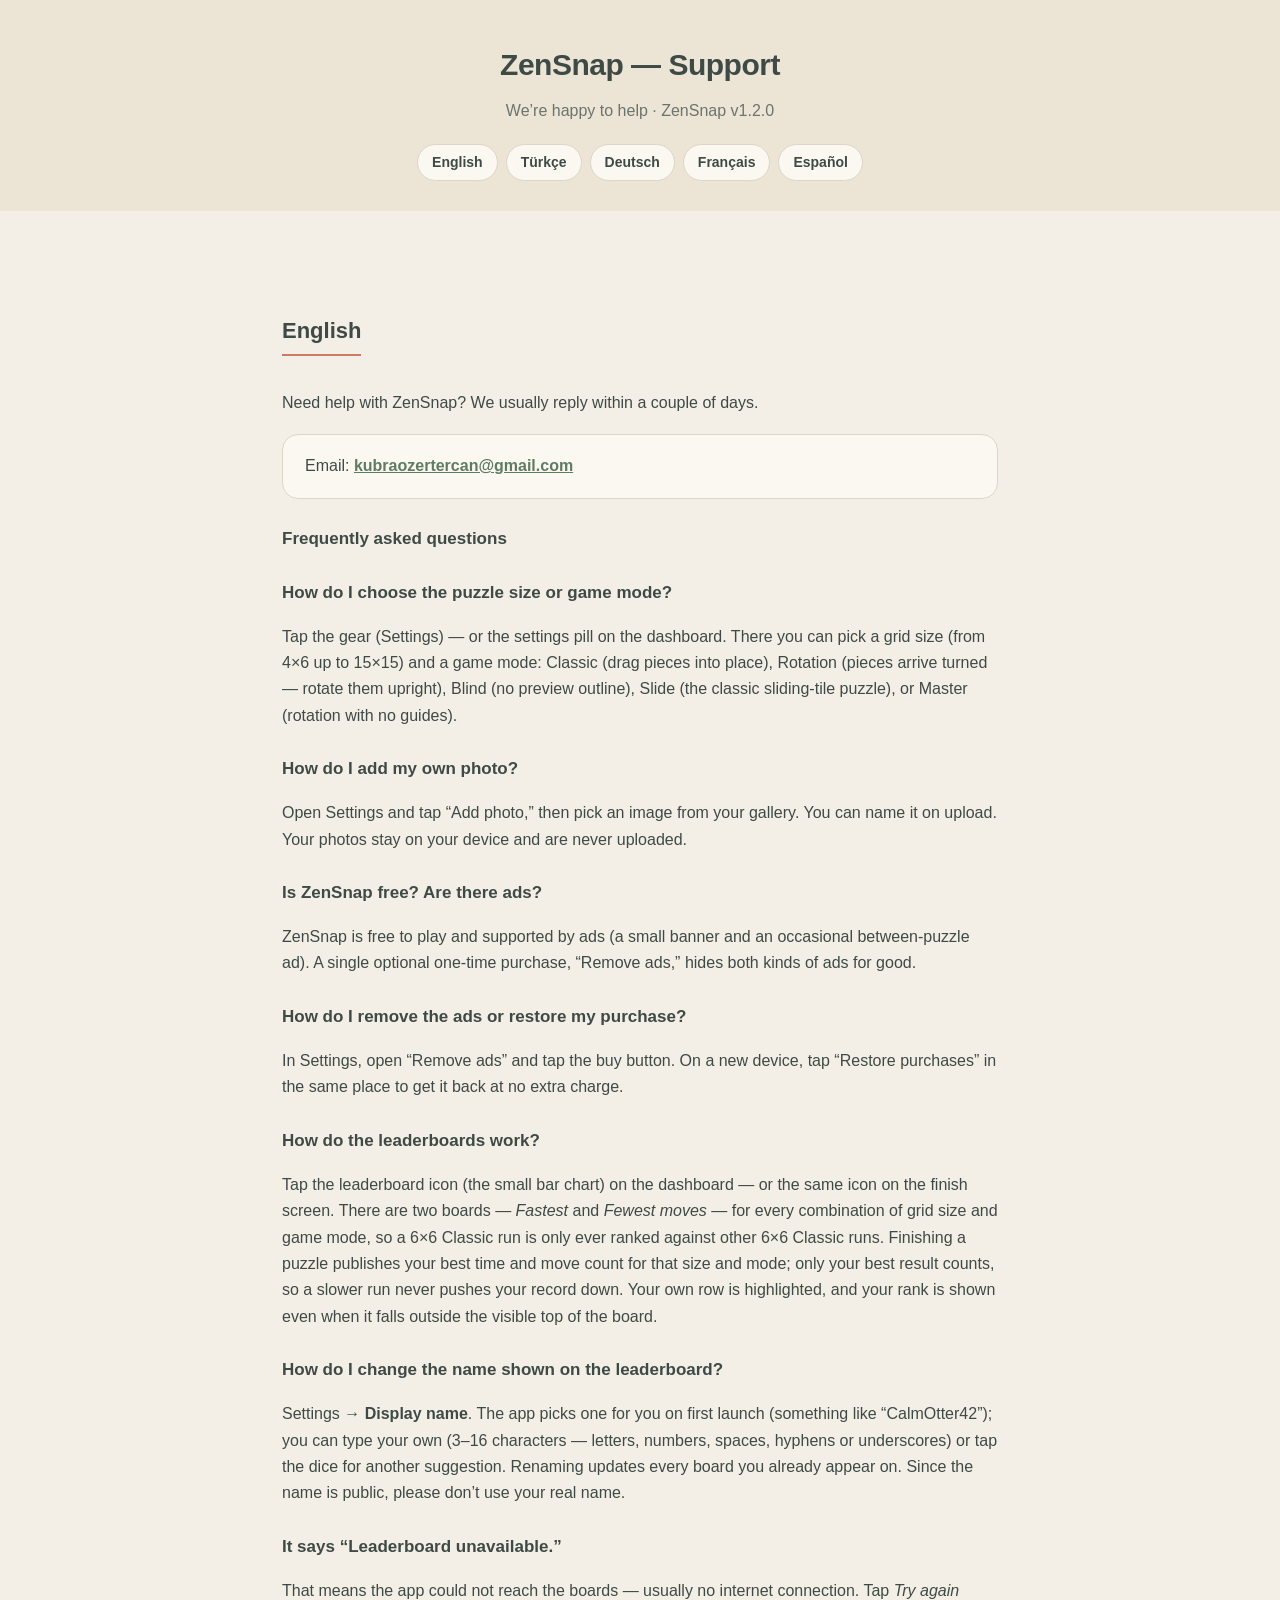
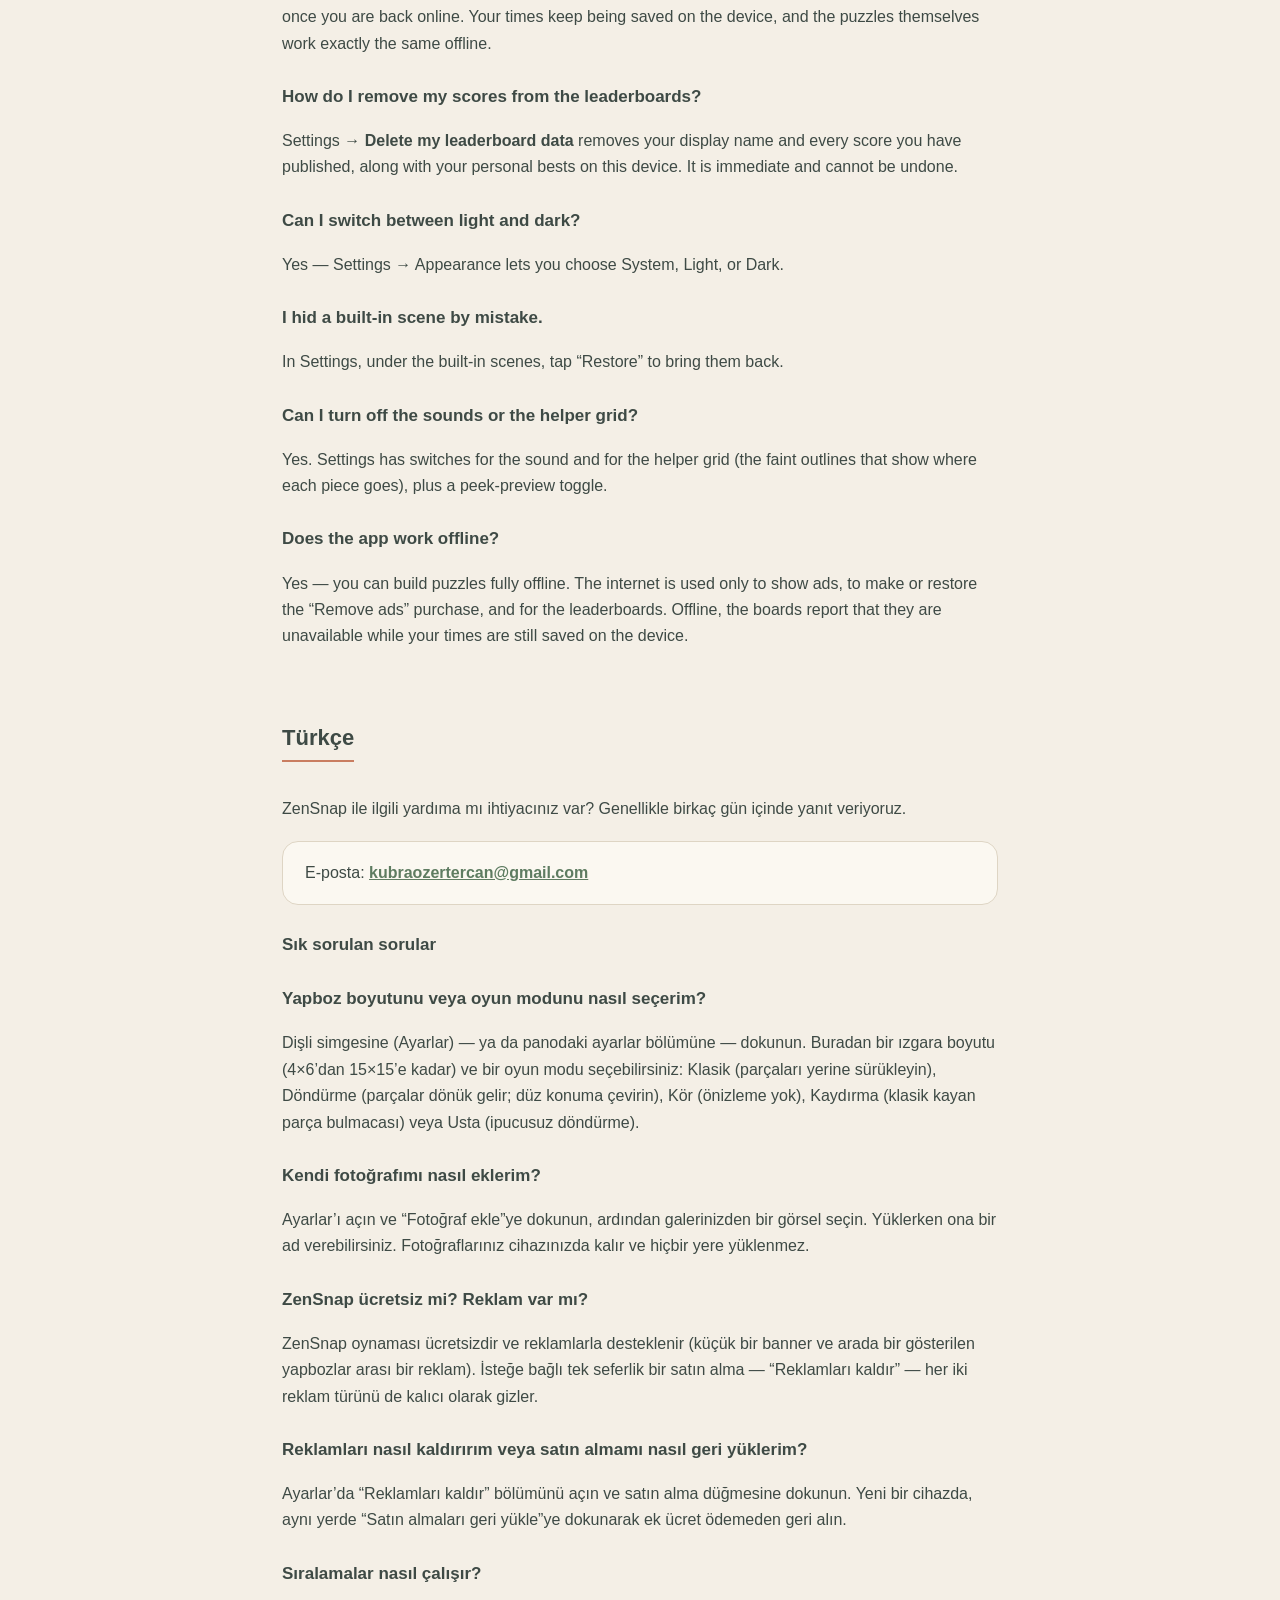
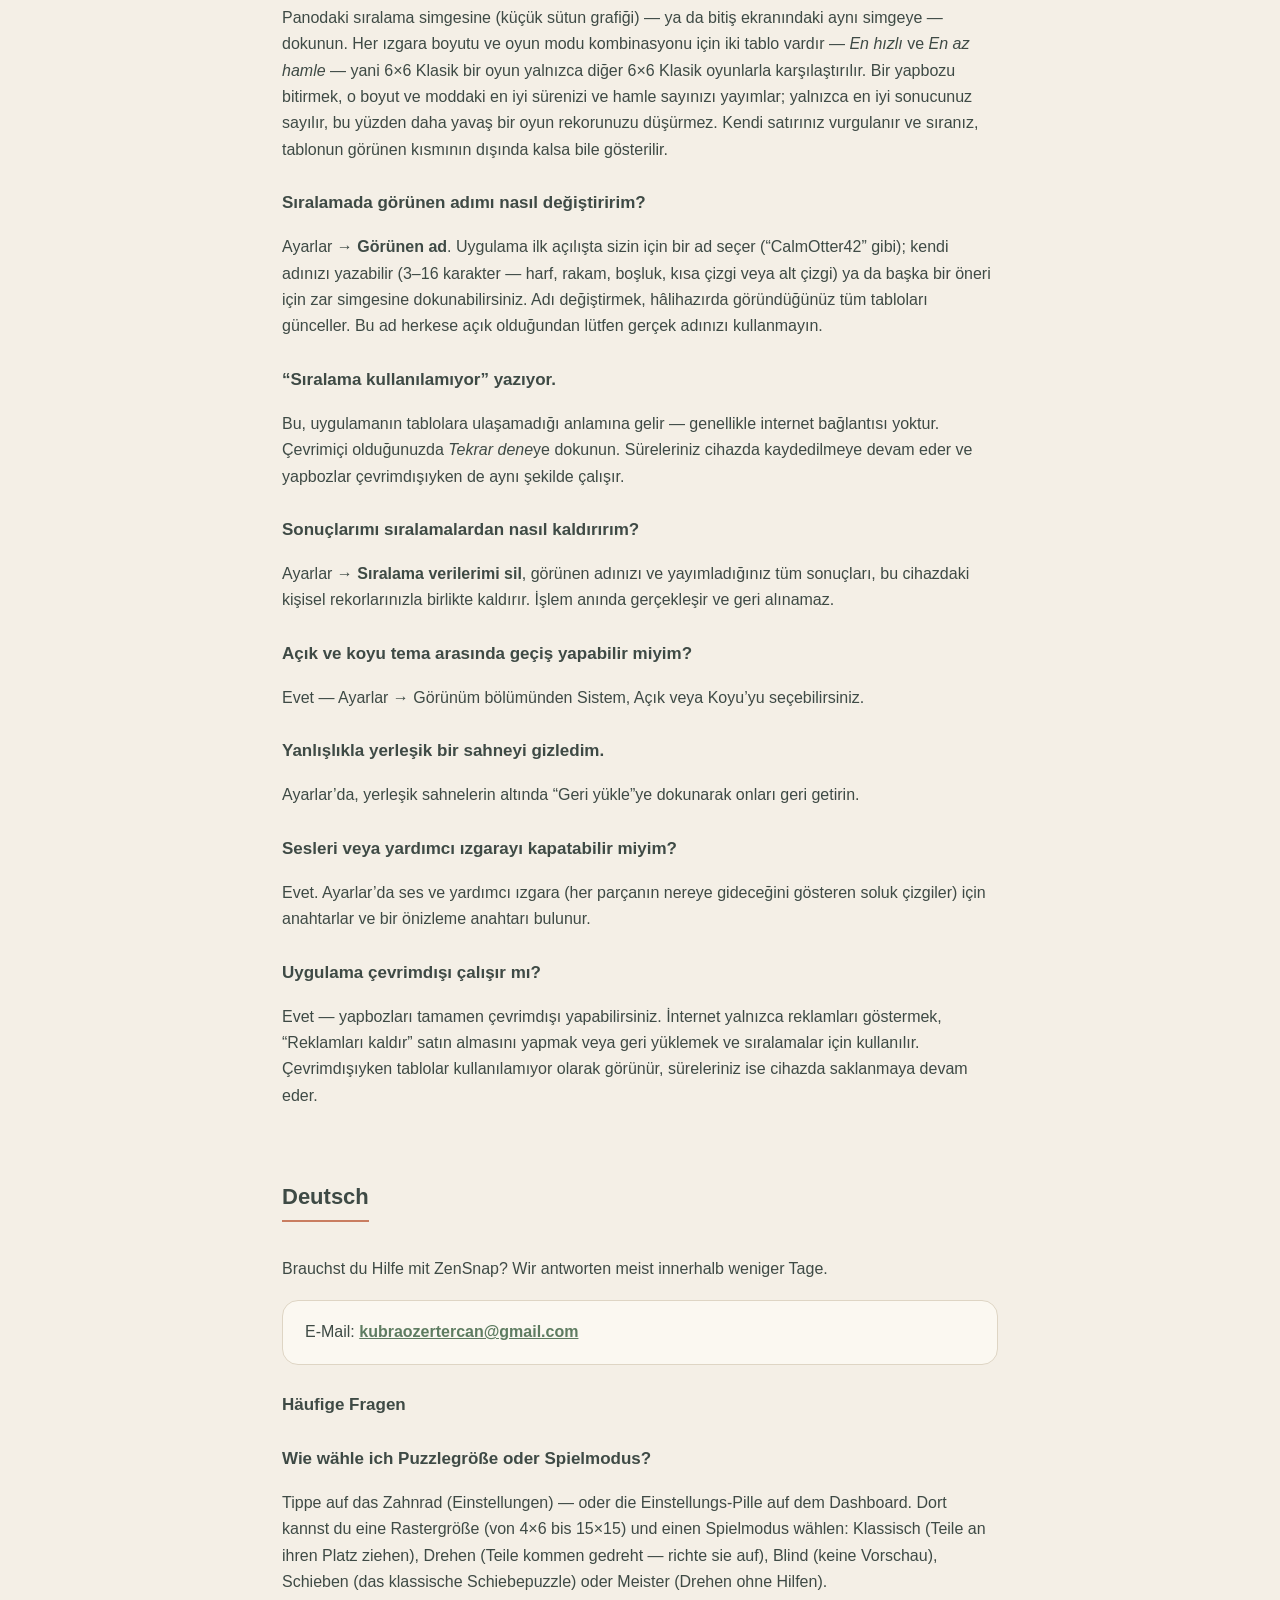
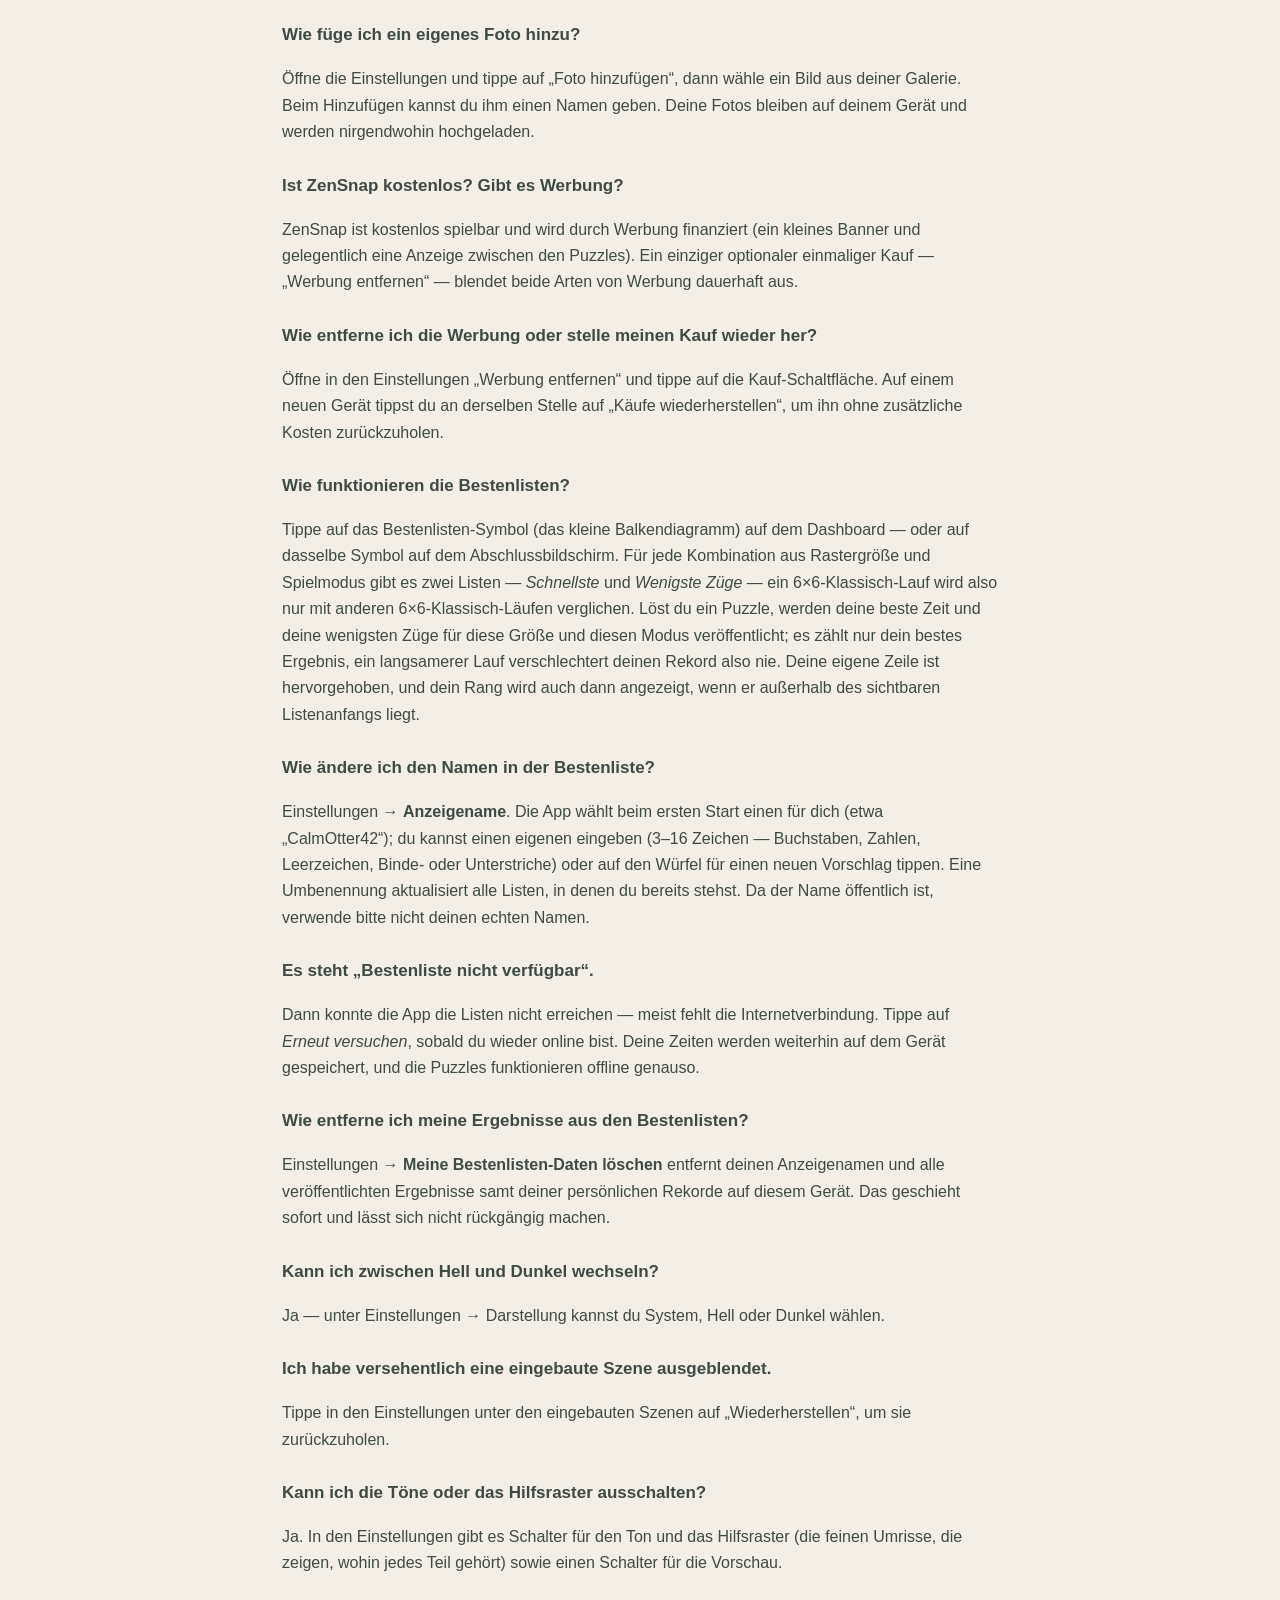
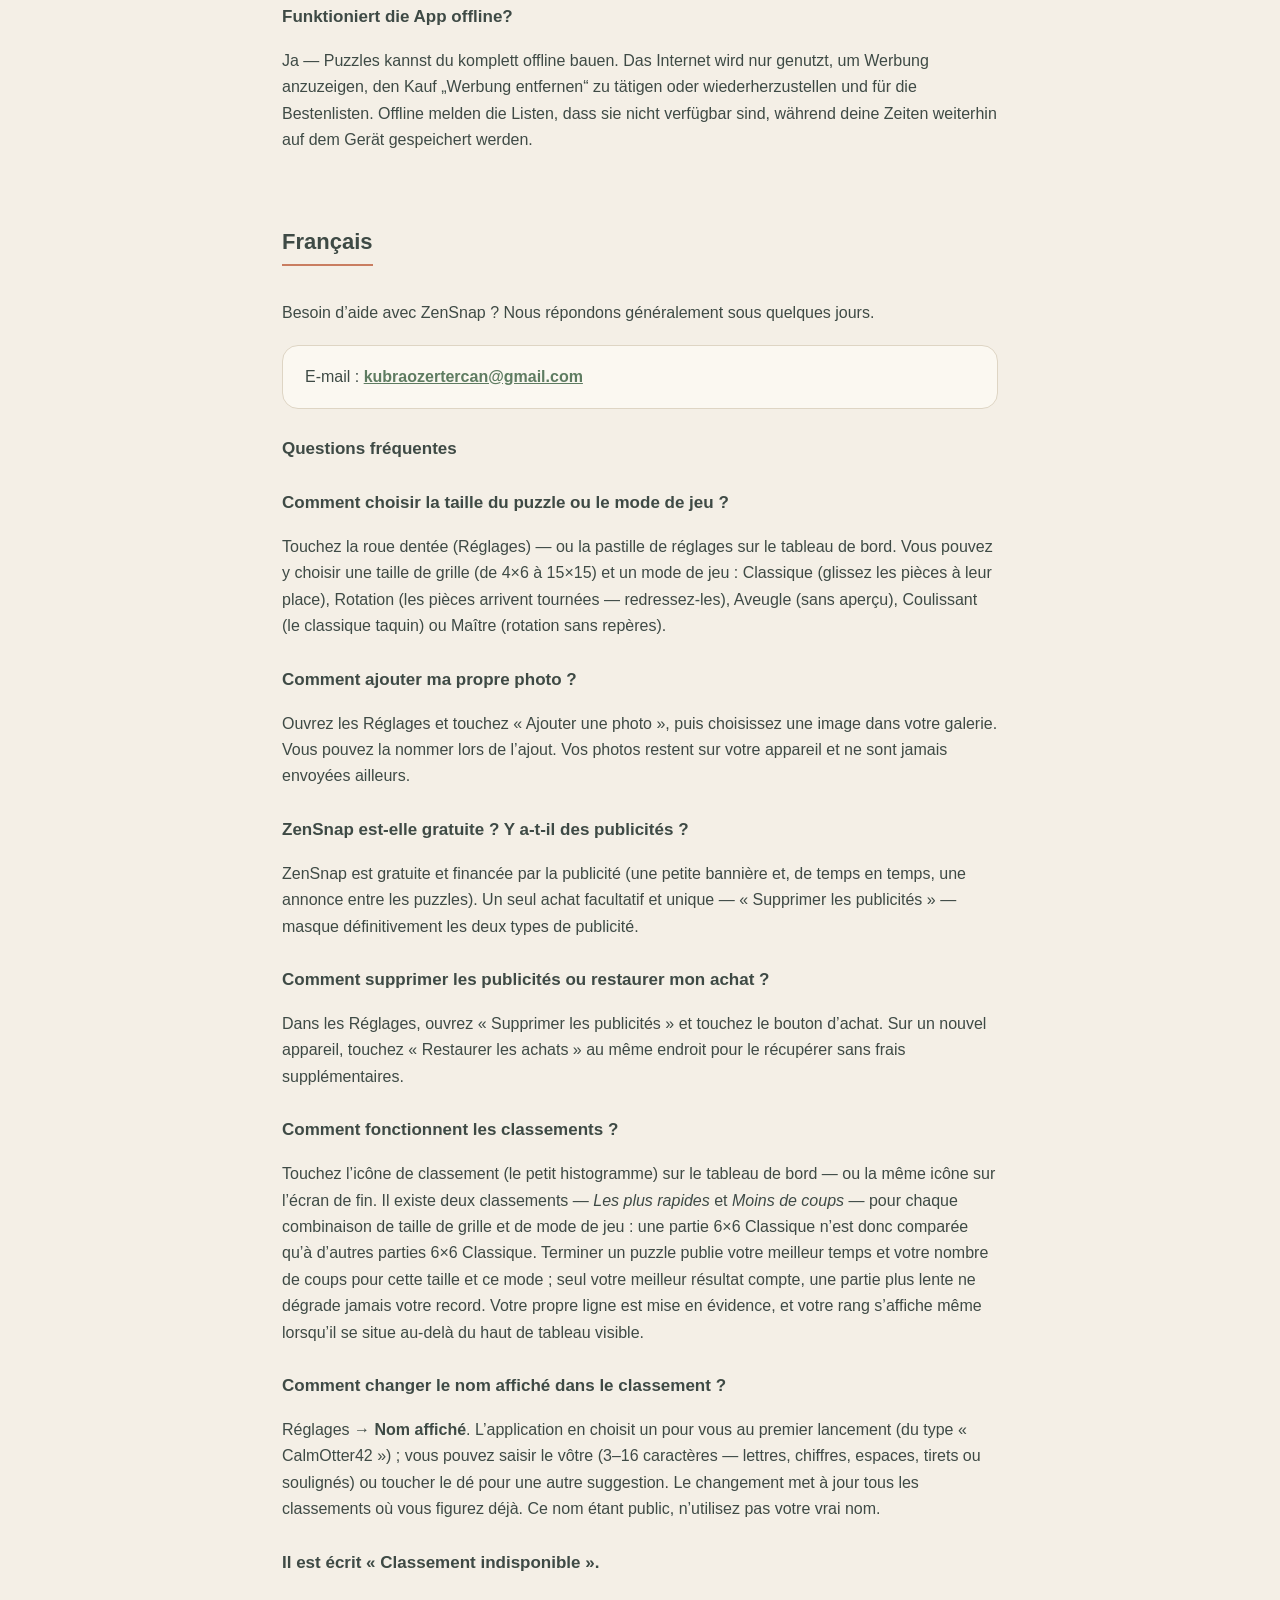
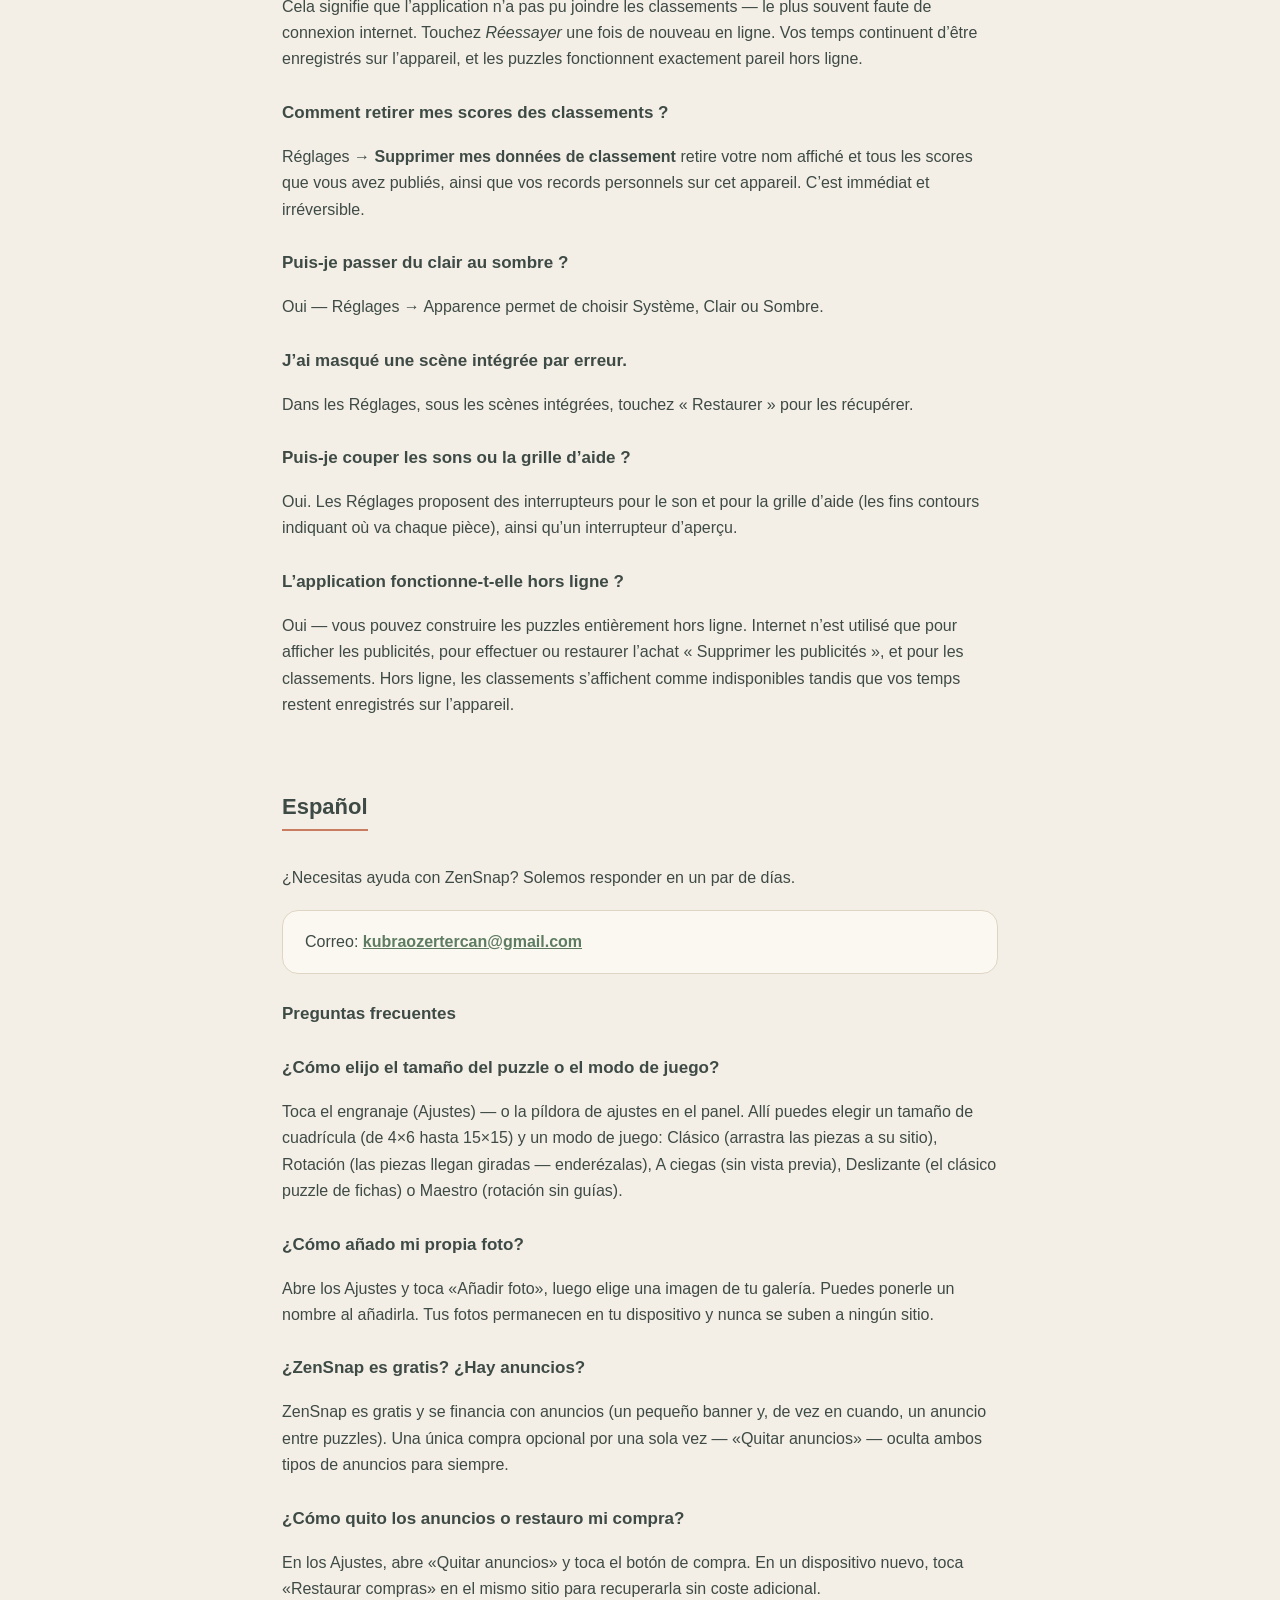
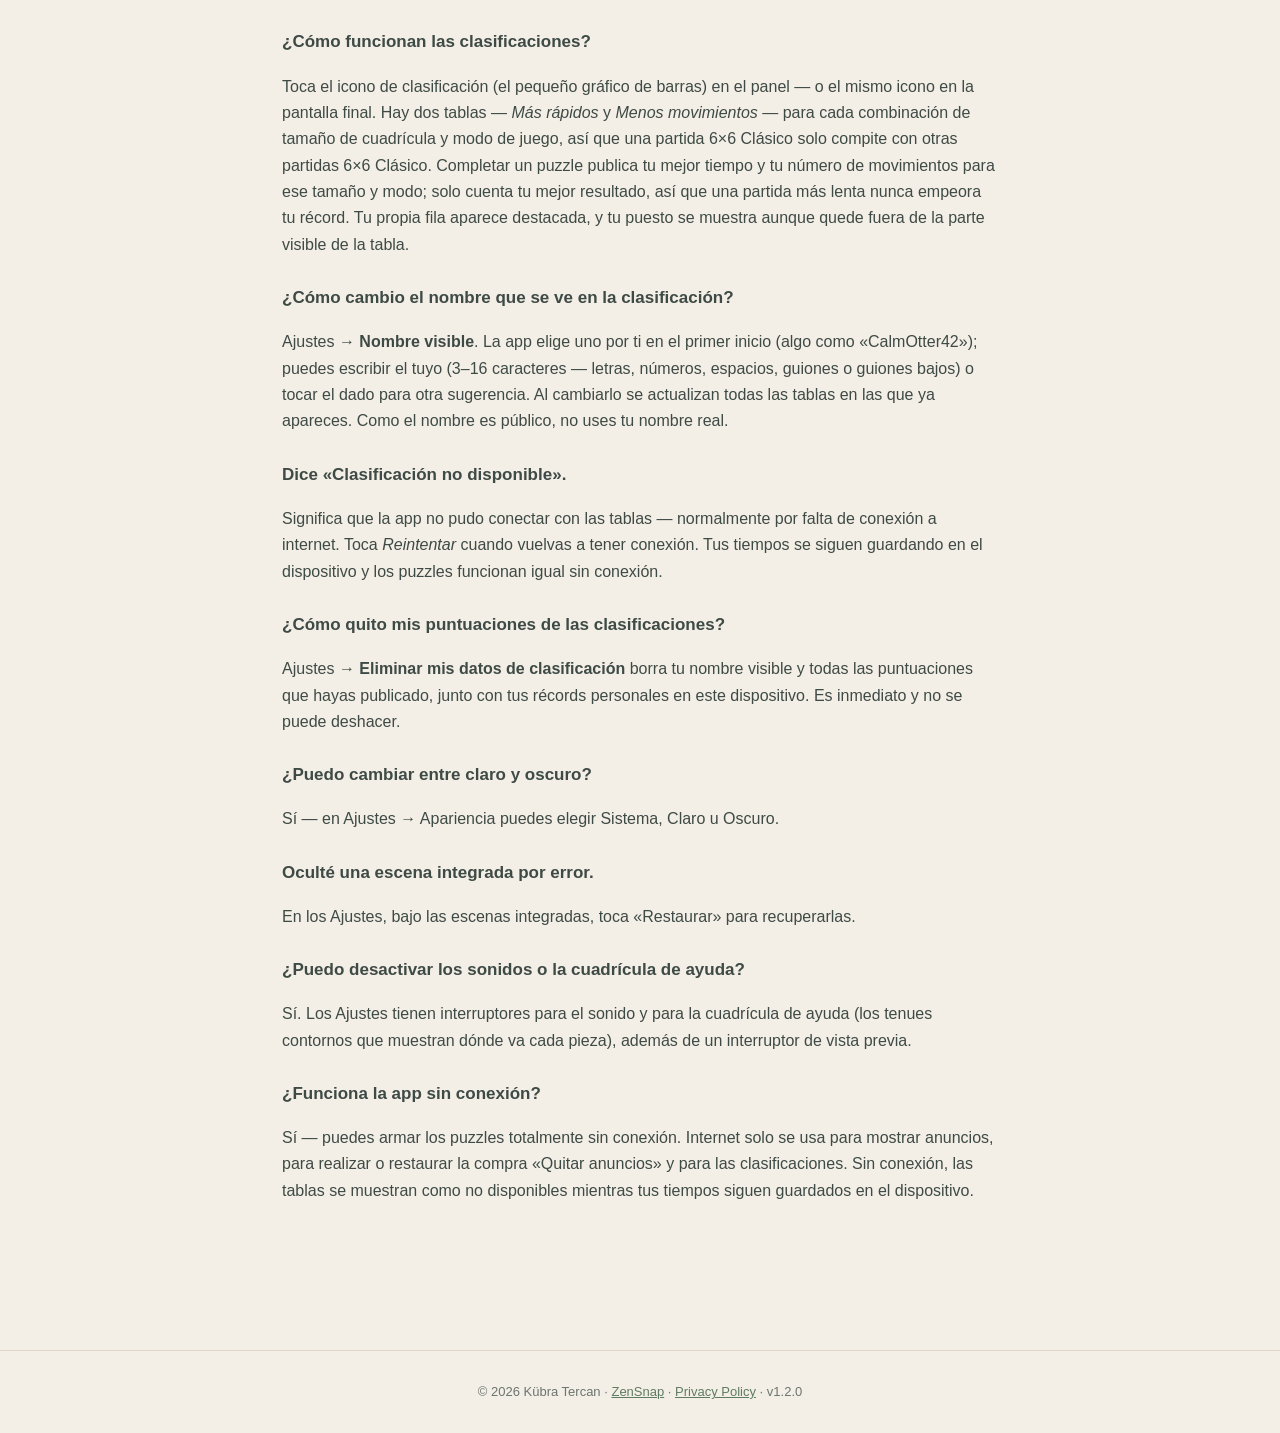
<file: support.html>
<!DOCTYPE html>
<html lang="en">
<head>
<meta charset="utf-8">
<meta name="viewport" content="width=device-width, initial-scale=1">
<title>ZenSnap — Support</title>
<link rel="stylesheet" href="style.css">
</head>
<body>
<header class="top">
  <h1>ZenSnap — Support</h1>
  <p>We&rsquo;re happy to help &middot; ZenSnap v1.2.0</p>
  <nav class="langs">
    <a href="#en">English</a><a href="#tr">Türkçe</a><a href="#de">Deutsch</a>
    <a href="#fr">Français</a><a href="#es">Español</a>
  </nav>
</header>
<div class="wrap">

<section class="lang" id="en">
  <h2>English</h2>
  <p>Need help with ZenSnap? We usually reply within a couple of days.</p>
  <div class="card">Email: <span class="email"><a href="mailto:kubraozertercan@gmail.com">kubraozertercan@gmail.com</a></span></div>
  <h3>Frequently asked questions</h3>
  <h3>How do I choose the puzzle size or game mode?</h3>
  <p>Tap the gear (Settings) &mdash; or the settings pill on the dashboard. There you
  can pick a grid size (from 4&times;6 up to 15&times;15) and a game mode: Classic
  (drag pieces into place), Rotation (pieces arrive turned &mdash; rotate them
  upright), Blind (no preview outline), Slide (the classic sliding-tile puzzle), or
  Master (rotation with no guides).</p>
  <h3>How do I add my own photo?</h3>
  <p>Open Settings and tap &ldquo;Add photo,&rdquo; then pick an image from your
  gallery. You can name it on upload. Your photos stay on your device and are never
  uploaded.</p>
  <h3>Is ZenSnap free? Are there ads?</h3>
  <p>ZenSnap is free to play and supported by ads (a small banner and an occasional
  between-puzzle ad). A single optional one-time purchase, &ldquo;Remove ads,&rdquo;
  hides both kinds of ads for good.</p>
  <h3>How do I remove the ads or restore my purchase?</h3>
  <p>In Settings, open &ldquo;Remove ads&rdquo; and tap the buy button. On a new
  device, tap &ldquo;Restore purchases&rdquo; in the same place to get it back at no
  extra charge.</p>
  <h3>How do the leaderboards work?</h3>
  <p>Tap the leaderboard icon (the small bar chart) on the dashboard &mdash; or the same
  icon on the finish screen. There are two boards
  &mdash; <em>Fastest</em> and <em>Fewest moves</em> &mdash; for every combination of
  grid size and game mode, so a 6&times;6 Classic run is only ever ranked against other
  6&times;6 Classic runs. Finishing a puzzle publishes your best time and move count for
  that size and mode; only your best result counts, so a slower run never pushes your
  record down. Your own row is highlighted, and your rank is shown even when it falls
  outside the visible top of the board.</p>
  <h3>How do I change the name shown on the leaderboard?</h3>
  <p>Settings &rarr; <strong>Display name</strong>. The app picks one for you on first
  launch (something like &ldquo;CalmOtter42&rdquo;); you can type your own (3&ndash;16
  characters &mdash; letters, numbers, spaces, hyphens or underscores) or tap the dice for
  another suggestion. Renaming updates every board you already appear on. Since the name
  is public, please don&rsquo;t use your real name.</p>
  <h3>It says &ldquo;Leaderboard unavailable.&rdquo;</h3>
  <p>That means the app could not reach the boards &mdash; usually no internet connection.
  Tap <em>Try again</em> once you are back online. Your times keep being saved on the
  device, and the puzzles themselves work exactly the same offline.</p>
  <h3>How do I remove my scores from the leaderboards?</h3>
  <p>Settings &rarr; <strong>Delete my leaderboard data</strong> removes your display name
  and every score you have published, along with your personal bests on this device. It is
  immediate and cannot be undone.</p>
  <h3>Can I switch between light and dark?</h3>
  <p>Yes &mdash; Settings &rarr; Appearance lets you choose System, Light, or Dark.</p>
  <h3>I hid a built-in scene by mistake.</h3>
  <p>In Settings, under the built-in scenes, tap &ldquo;Restore&rdquo; to bring them back.</p>
  <h3>Can I turn off the sounds or the helper grid?</h3>
  <p>Yes. Settings has switches for the sound and for the helper grid (the faint
  outlines that show where each piece goes), plus a peek-preview toggle.</p>
  <h3>Does the app work offline?</h3>
  <p>Yes &mdash; you can build puzzles fully offline. The internet is used only to show
  ads, to make or restore the &ldquo;Remove ads&rdquo; purchase, and for the leaderboards.
  Offline, the boards report that they are unavailable while your times are still saved on
  the device.</p>
</section>

<section class="lang" id="tr">
  <h2>Türkçe</h2>
  <p>ZenSnap ile ilgili yardıma mı ihtiyacınız var? Genellikle birkaç gün içinde yanıt veriyoruz.</p>
  <div class="card">E-posta: <span class="email"><a href="mailto:kubraozertercan@gmail.com">kubraozertercan@gmail.com</a></span></div>
  <h3>Sık sorulan sorular</h3>
  <h3>Yapboz boyutunu veya oyun modunu nasıl seçerim?</h3>
  <p>Dişli simgesine (Ayarlar) &mdash; ya da panodaki ayarlar bölümüne &mdash; dokunun.
  Buradan bir ızgara boyutu (4&times;6&rsquo;dan 15&times;15&rsquo;e kadar) ve bir oyun
  modu seçebilirsiniz: Klasik (parçaları yerine sürükleyin), Döndürme (parçalar dönük
  gelir; düz konuma çevirin), Kör (önizleme yok), Kaydırma (klasik kayan parça bulmacası)
  veya Usta (ipucusuz döndürme).</p>
  <h3>Kendi fotoğrafımı nasıl eklerim?</h3>
  <p>Ayarlar&rsquo;ı açın ve &ldquo;Fotoğraf ekle&rdquo;ye dokunun, ardından galerinizden
  bir görsel seçin. Yüklerken ona bir ad verebilirsiniz. Fotoğraflarınız cihazınızda kalır
  ve hiçbir yere yüklenmez.</p>
  <h3>ZenSnap ücretsiz mi? Reklam var mı?</h3>
  <p>ZenSnap oynaması ücretsizdir ve reklamlarla desteklenir (küçük bir banner ve arada bir
  gösterilen yapbozlar arası bir reklam). İsteğe bağlı tek seferlik bir satın alma &mdash;
  &ldquo;Reklamları kaldır&rdquo; &mdash; her iki reklam türünü de kalıcı olarak gizler.</p>
  <h3>Reklamları nasıl kaldırırım veya satın almamı nasıl geri yüklerim?</h3>
  <p>Ayarlar&rsquo;da &ldquo;Reklamları kaldır&rdquo; bölümünü açın ve satın alma düğmesine
  dokunun. Yeni bir cihazda, aynı yerde &ldquo;Satın almaları geri yükle&rdquo;ye dokunarak
  ek ücret ödemeden geri alın.</p>
  <h3>Sıralamalar nasıl çalışır?</h3>
  <p>Panodaki sıralama simgesine (küçük sütun grafiği) &mdash; ya da bitiş ekranındaki
  aynı simgeye &mdash; dokunun. Her ızgara boyutu ve oyun
  modu kombinasyonu için iki tablo vardır &mdash; <em>En hızlı</em> ve <em>En az
  hamle</em> &mdash; yani 6&times;6 Klasik bir oyun yalnızca diğer 6&times;6 Klasik
  oyunlarla karşılaştırılır. Bir yapbozu bitirmek, o boyut ve moddaki en iyi sürenizi ve
  hamle sayınızı yayımlar; yalnızca en iyi sonucunuz sayılır, bu yüzden daha yavaş bir
  oyun rekorunuzu düşürmez. Kendi satırınız vurgulanır ve sıranız, tablonun görünen
  kısmının dışında kalsa bile gösterilir.</p>
  <h3>Sıralamada görünen adımı nasıl değiştiririm?</h3>
  <p>Ayarlar &rarr; <strong>Görünen ad</strong>. Uygulama ilk açılışta sizin için bir ad
  seçer (&ldquo;CalmOtter42&rdquo; gibi); kendi adınızı yazabilir (3&ndash;16 karakter
  &mdash; harf, rakam, boşluk, kısa çizgi veya alt çizgi) ya da başka bir öneri için zar
  simgesine dokunabilirsiniz. Adı değiştirmek, hâlihazırda göründüğünüz tüm tabloları
  günceller. Bu ad herkese açık olduğundan lütfen gerçek adınızı kullanmayın.</p>
  <h3>&ldquo;Sıralama kullanılamıyor&rdquo; yazıyor.</h3>
  <p>Bu, uygulamanın tablolara ulaşamadığı anlamına gelir &mdash; genellikle internet
  bağlantısı yoktur. Çevrimiçi olduğunuzda <em>Tekrar dene</em>ye dokunun. Süreleriniz
  cihazda kaydedilmeye devam eder ve yapbozlar çevrimdışıyken de aynı şekilde çalışır.</p>
  <h3>Sonuçlarımı sıralamalardan nasıl kaldırırım?</h3>
  <p>Ayarlar &rarr; <strong>Sıralama verilerimi sil</strong>, görünen adınızı ve
  yayımladığınız tüm sonuçları, bu cihazdaki kişisel rekorlarınızla birlikte kaldırır.
  İşlem anında gerçekleşir ve geri alınamaz.</p>
  <h3>Açık ve koyu tema arasında geçiş yapabilir miyim?</h3>
  <p>Evet &mdash; Ayarlar &rarr; Görünüm bölümünden Sistem, Açık veya Koyu&rsquo;yu seçebilirsiniz.</p>
  <h3>Yanlışlıkla yerleşik bir sahneyi gizledim.</h3>
  <p>Ayarlar&rsquo;da, yerleşik sahnelerin altında &ldquo;Geri yükle&rdquo;ye dokunarak onları geri getirin.</p>
  <h3>Sesleri veya yardımcı ızgarayı kapatabilir miyim?</h3>
  <p>Evet. Ayarlar&rsquo;da ses ve yardımcı ızgara (her parçanın nereye gideceğini gösteren
  soluk çizgiler) için anahtarlar ve bir önizleme anahtarı bulunur.</p>
  <h3>Uygulama çevrimdışı çalışır mı?</h3>
  <p>Evet &mdash; yapbozları tamamen çevrimdışı yapabilirsiniz. İnternet yalnızca
  reklamları göstermek, &ldquo;Reklamları kaldır&rdquo; satın almasını yapmak veya geri
  yüklemek ve sıralamalar için kullanılır. Çevrimdışıyken tablolar kullanılamıyor olarak
  görünür, süreleriniz ise cihazda saklanmaya devam eder.</p>
</section>

<section class="lang" id="de">
  <h2>Deutsch</h2>
  <p>Brauchst du Hilfe mit ZenSnap? Wir antworten meist innerhalb weniger Tage.</p>
  <div class="card">E-Mail: <span class="email"><a href="mailto:kubraozertercan@gmail.com">kubraozertercan@gmail.com</a></span></div>
  <h3>Häufige Fragen</h3>
  <h3>Wie wähle ich Puzzlegröße oder Spielmodus?</h3>
  <p>Tippe auf das Zahnrad (Einstellungen) &mdash; oder die Einstellungs-Pille auf dem
  Dashboard. Dort kannst du eine Rastergröße (von 4&times;6 bis 15&times;15) und einen
  Spielmodus wählen: Klassisch (Teile an ihren Platz ziehen), Drehen (Teile kommen gedreht
  &mdash; richte sie auf), Blind (keine Vorschau), Schieben (das klassische Schiebepuzzle)
  oder Meister (Drehen ohne Hilfen).</p>
  <h3>Wie füge ich ein eigenes Foto hinzu?</h3>
  <p>Öffne die Einstellungen und tippe auf &bdquo;Foto hinzufügen&ldquo;, dann wähle ein
  Bild aus deiner Galerie. Beim Hinzufügen kannst du ihm einen Namen geben. Deine Fotos
  bleiben auf deinem Gerät und werden nirgendwohin hochgeladen.</p>
  <h3>Ist ZenSnap kostenlos? Gibt es Werbung?</h3>
  <p>ZenSnap ist kostenlos spielbar und wird durch Werbung finanziert (ein kleines Banner
  und gelegentlich eine Anzeige zwischen den Puzzles). Ein einziger optionaler einmaliger
  Kauf &mdash; &bdquo;Werbung entfernen&ldquo; &mdash; blendet beide Arten von Werbung dauerhaft aus.</p>
  <h3>Wie entferne ich die Werbung oder stelle meinen Kauf wieder her?</h3>
  <p>Öffne in den Einstellungen &bdquo;Werbung entfernen&ldquo; und tippe auf die
  Kauf-Schaltfläche. Auf einem neuen Gerät tippst du an derselben Stelle auf
  &bdquo;Käufe wiederherstellen&ldquo;, um ihn ohne zusätzliche Kosten zurückzuholen.</p>
  <h3>Wie funktionieren die Bestenlisten?</h3>
  <p>Tippe auf das Bestenlisten-Symbol (das kleine Balkendiagramm) auf dem Dashboard
  &mdash; oder auf dasselbe Symbol auf dem Abschlussbildschirm. Für jede
  Kombination aus Rastergröße und Spielmodus gibt es zwei Listen &mdash; <em>Schnellste</em>
  und <em>Wenigste Züge</em> &mdash; ein 6&times;6-Klassisch-Lauf wird also nur mit anderen
  6&times;6-Klassisch-Läufen verglichen. Löst du ein Puzzle, werden deine beste Zeit und
  deine wenigsten Züge für diese Größe und diesen Modus veröffentlicht; es zählt nur dein
  bestes Ergebnis, ein langsamerer Lauf verschlechtert deinen Rekord also nie. Deine eigene
  Zeile ist hervorgehoben, und dein Rang wird auch dann angezeigt, wenn er außerhalb des
  sichtbaren Listenanfangs liegt.</p>
  <h3>Wie ändere ich den Namen in der Bestenliste?</h3>
  <p>Einstellungen &rarr; <strong>Anzeigename</strong>. Die App wählt beim ersten Start
  einen für dich (etwa &bdquo;CalmOtter42&ldquo;); du kannst einen eigenen eingeben
  (3&ndash;16 Zeichen &mdash; Buchstaben, Zahlen, Leerzeichen, Binde- oder Unterstriche)
  oder auf den Würfel für einen neuen Vorschlag tippen. Eine Umbenennung aktualisiert alle
  Listen, in denen du bereits stehst. Da der Name öffentlich ist, verwende bitte nicht
  deinen echten Namen.</p>
  <h3>Es steht &bdquo;Bestenliste nicht verfügbar&ldquo;.</h3>
  <p>Dann konnte die App die Listen nicht erreichen &mdash; meist fehlt die
  Internetverbindung. Tippe auf <em>Erneut versuchen</em>, sobald du wieder online bist.
  Deine Zeiten werden weiterhin auf dem Gerät gespeichert, und die Puzzles funktionieren
  offline genauso.</p>
  <h3>Wie entferne ich meine Ergebnisse aus den Bestenlisten?</h3>
  <p>Einstellungen &rarr; <strong>Meine Bestenlisten-Daten löschen</strong> entfernt deinen
  Anzeigenamen und alle veröffentlichten Ergebnisse samt deiner persönlichen Rekorde auf
  diesem Gerät. Das geschieht sofort und lässt sich nicht rückgängig machen.</p>
  <h3>Kann ich zwischen Hell und Dunkel wechseln?</h3>
  <p>Ja &mdash; unter Einstellungen &rarr; Darstellung kannst du System, Hell oder Dunkel wählen.</p>
  <h3>Ich habe versehentlich eine eingebaute Szene ausgeblendet.</h3>
  <p>Tippe in den Einstellungen unter den eingebauten Szenen auf &bdquo;Wiederherstellen&ldquo;, um sie zurückzuholen.</p>
  <h3>Kann ich die Töne oder das Hilfsraster ausschalten?</h3>
  <p>Ja. In den Einstellungen gibt es Schalter für den Ton und das Hilfsraster (die feinen
  Umrisse, die zeigen, wohin jedes Teil gehört) sowie einen Schalter für die Vorschau.</p>
  <h3>Funktioniert die App offline?</h3>
  <p>Ja &mdash; Puzzles kannst du komplett offline bauen. Das Internet wird nur genutzt, um
  Werbung anzuzeigen, den Kauf &bdquo;Werbung entfernen&ldquo; zu tätigen oder
  wiederherzustellen und für die Bestenlisten. Offline melden die Listen, dass sie nicht
  verfügbar sind, während deine Zeiten weiterhin auf dem Gerät gespeichert werden.</p>
</section>

<section class="lang" id="fr">
  <h2>Français</h2>
  <p>Besoin d&rsquo;aide avec ZenSnap ? Nous répondons généralement sous quelques jours.</p>
  <div class="card">E-mail : <span class="email"><a href="mailto:kubraozertercan@gmail.com">kubraozertercan@gmail.com</a></span></div>
  <h3>Questions fréquentes</h3>
  <h3>Comment choisir la taille du puzzle ou le mode de jeu ?</h3>
  <p>Touchez la roue dentée (Réglages) &mdash; ou la pastille de réglages sur le tableau de
  bord. Vous pouvez y choisir une taille de grille (de 4&times;6 à 15&times;15) et un mode de
  jeu : Classique (glissez les pièces à leur place), Rotation (les pièces arrivent tournées
  &mdash; redressez-les), Aveugle (sans aperçu), Coulissant (le classique taquin) ou Maître
  (rotation sans repères).</p>
  <h3>Comment ajouter ma propre photo ?</h3>
  <p>Ouvrez les Réglages et touchez &laquo; Ajouter une photo &raquo;, puis choisissez une
  image dans votre galerie. Vous pouvez la nommer lors de l&rsquo;ajout. Vos photos restent
  sur votre appareil et ne sont jamais envoyées ailleurs.</p>
  <h3>ZenSnap est-elle gratuite ? Y a-t-il des publicités ?</h3>
  <p>ZenSnap est gratuite et financée par la publicité (une petite bannière et, de temps en
  temps, une annonce entre les puzzles). Un seul achat facultatif et unique &mdash;
  &laquo; Supprimer les publicités &raquo; &mdash; masque définitivement les deux types de publicité.</p>
  <h3>Comment supprimer les publicités ou restaurer mon achat ?</h3>
  <p>Dans les Réglages, ouvrez &laquo; Supprimer les publicités &raquo; et touchez le bouton
  d&rsquo;achat. Sur un nouvel appareil, touchez &laquo; Restaurer les achats &raquo; au même
  endroit pour le récupérer sans frais supplémentaires.</p>
  <h3>Comment fonctionnent les classements ?</h3>
  <p>Touchez l&rsquo;icône de classement (le petit histogramme) sur le tableau de bord
  &mdash; ou la même icône sur l&rsquo;écran de fin. Il existe deux
  classements &mdash; <em>Les plus rapides</em> et <em>Moins de coups</em> &mdash; pour
  chaque combinaison de taille de grille et de mode de jeu : une partie 6&times;6 Classique
  n&rsquo;est donc comparée qu&rsquo;à d&rsquo;autres parties 6&times;6 Classique. Terminer
  un puzzle publie votre meilleur temps et votre nombre de coups pour cette taille et ce
  mode ; seul votre meilleur résultat compte, une partie plus lente ne dégrade jamais votre
  record. Votre propre ligne est mise en évidence, et votre rang s&rsquo;affiche même
  lorsqu&rsquo;il se situe au-delà du haut de tableau visible.</p>
  <h3>Comment changer le nom affiché dans le classement ?</h3>
  <p>Réglages &rarr; <strong>Nom affiché</strong>. L&rsquo;application en choisit un pour
  vous au premier lancement (du type &laquo; CalmOtter42 &raquo;) ; vous pouvez saisir le
  vôtre (3&ndash;16 caractères &mdash; lettres, chiffres, espaces, tirets ou soulignés) ou
  toucher le dé pour une autre suggestion. Le changement met à jour tous les classements où
  vous figurez déjà. Ce nom étant public, n&rsquo;utilisez pas votre vrai nom.</p>
  <h3>Il est écrit &laquo; Classement indisponible &raquo;.</h3>
  <p>Cela signifie que l&rsquo;application n&rsquo;a pas pu joindre les classements &mdash;
  le plus souvent faute de connexion internet. Touchez <em>Réessayer</em> une fois de
  nouveau en ligne. Vos temps continuent d&rsquo;être enregistrés sur l&rsquo;appareil, et
  les puzzles fonctionnent exactement pareil hors ligne.</p>
  <h3>Comment retirer mes scores des classements ?</h3>
  <p>Réglages &rarr; <strong>Supprimer mes données de classement</strong> retire votre nom
  affiché et tous les scores que vous avez publiés, ainsi que vos records personnels sur cet
  appareil. C&rsquo;est immédiat et irréversible.</p>
  <h3>Puis-je passer du clair au sombre ?</h3>
  <p>Oui &mdash; Réglages &rarr; Apparence permet de choisir Système, Clair ou Sombre.</p>
  <h3>J&rsquo;ai masqué une scène intégrée par erreur.</h3>
  <p>Dans les Réglages, sous les scènes intégrées, touchez &laquo; Restaurer &raquo; pour les récupérer.</p>
  <h3>Puis-je couper les sons ou la grille d&rsquo;aide ?</h3>
  <p>Oui. Les Réglages proposent des interrupteurs pour le son et pour la grille d&rsquo;aide
  (les fins contours indiquant où va chaque pièce), ainsi qu&rsquo;un interrupteur d&rsquo;aperçu.</p>
  <h3>L&rsquo;application fonctionne-t-elle hors ligne ?</h3>
  <p>Oui &mdash; vous pouvez construire les puzzles entièrement hors ligne. Internet
  n&rsquo;est utilisé que pour afficher les publicités, pour effectuer ou restaurer
  l&rsquo;achat &laquo; Supprimer les publicités &raquo;, et pour les classements. Hors
  ligne, les classements s&rsquo;affichent comme indisponibles tandis que vos temps restent
  enregistrés sur l&rsquo;appareil.</p>
</section>

<section class="lang" id="es">
  <h2>Español</h2>
  <p>¿Necesitas ayuda con ZenSnap? Solemos responder en un par de días.</p>
  <div class="card">Correo: <span class="email"><a href="mailto:kubraozertercan@gmail.com">kubraozertercan@gmail.com</a></span></div>
  <h3>Preguntas frecuentes</h3>
  <h3>¿Cómo elijo el tamaño del puzzle o el modo de juego?</h3>
  <p>Toca el engranaje (Ajustes) &mdash; o la píldora de ajustes en el panel. Allí puedes
  elegir un tamaño de cuadrícula (de 4&times;6 hasta 15&times;15) y un modo de juego: Clásico
  (arrastra las piezas a su sitio), Rotación (las piezas llegan giradas &mdash; enderézalas),
  A ciegas (sin vista previa), Deslizante (el clásico puzzle de fichas) o Maestro (rotación sin guías).</p>
  <h3>¿Cómo añado mi propia foto?</h3>
  <p>Abre los Ajustes y toca &laquo;Añadir foto&raquo;, luego elige una imagen de tu galería.
  Puedes ponerle un nombre al añadirla. Tus fotos permanecen en tu dispositivo y nunca se
  suben a ningún sitio.</p>
  <h3>¿ZenSnap es gratis? ¿Hay anuncios?</h3>
  <p>ZenSnap es gratis y se financia con anuncios (un pequeño banner y, de vez en cuando, un
  anuncio entre puzzles). Una única compra opcional por una sola vez &mdash; &laquo;Quitar
  anuncios&raquo; &mdash; oculta ambos tipos de anuncios para siempre.</p>
  <h3>¿Cómo quito los anuncios o restauro mi compra?</h3>
  <p>En los Ajustes, abre &laquo;Quitar anuncios&raquo; y toca el botón de compra. En un
  dispositivo nuevo, toca &laquo;Restaurar compras&raquo; en el mismo sitio para recuperarla
  sin coste adicional.</p>
  <h3>¿Cómo funcionan las clasificaciones?</h3>
  <p>Toca el icono de clasificación (el pequeño gráfico de barras) en el panel &mdash; o el
  mismo icono en la pantalla final. Hay dos tablas &mdash; <em>Más
  rápidos</em> y <em>Menos movimientos</em> &mdash; para cada combinación de tamaño de
  cuadrícula y modo de juego, así que una partida 6&times;6 Clásico solo compite con otras
  partidas 6&times;6 Clásico. Completar un puzzle publica tu mejor tiempo y tu número de
  movimientos para ese tamaño y modo; solo cuenta tu mejor resultado, así que una partida
  más lenta nunca empeora tu récord. Tu propia fila aparece destacada, y tu puesto se
  muestra aunque quede fuera de la parte visible de la tabla.</p>
  <h3>¿Cómo cambio el nombre que se ve en la clasificación?</h3>
  <p>Ajustes &rarr; <strong>Nombre visible</strong>. La app elige uno por ti en el primer
  inicio (algo como &laquo;CalmOtter42&raquo;); puedes escribir el tuyo (3&ndash;16
  caracteres &mdash; letras, números, espacios, guiones o guiones bajos) o tocar el dado
  para otra sugerencia. Al cambiarlo se actualizan todas las tablas en las que ya apareces.
  Como el nombre es público, no uses tu nombre real.</p>
  <h3>Dice &laquo;Clasificación no disponible&raquo;.</h3>
  <p>Significa que la app no pudo conectar con las tablas &mdash; normalmente por falta de
  conexión a internet. Toca <em>Reintentar</em> cuando vuelvas a tener conexión. Tus tiempos
  se siguen guardando en el dispositivo y los puzzles funcionan igual sin conexión.</p>
  <h3>¿Cómo quito mis puntuaciones de las clasificaciones?</h3>
  <p>Ajustes &rarr; <strong>Eliminar mis datos de clasificación</strong> borra tu nombre
  visible y todas las puntuaciones que hayas publicado, junto con tus récords personales en
  este dispositivo. Es inmediato y no se puede deshacer.</p>
  <h3>¿Puedo cambiar entre claro y oscuro?</h3>
  <p>Sí &mdash; en Ajustes &rarr; Apariencia puedes elegir Sistema, Claro u Oscuro.</p>
  <h3>Oculté una escena integrada por error.</h3>
  <p>En los Ajustes, bajo las escenas integradas, toca &laquo;Restaurar&raquo; para recuperarlas.</p>
  <h3>¿Puedo desactivar los sonidos o la cuadrícula de ayuda?</h3>
  <p>Sí. Los Ajustes tienen interruptores para el sonido y para la cuadrícula de ayuda (los
  tenues contornos que muestran dónde va cada pieza), además de un interruptor de vista previa.</p>
  <h3>¿Funciona la app sin conexión?</h3>
  <p>Sí &mdash; puedes armar los puzzles totalmente sin conexión. Internet solo se usa para
  mostrar anuncios, para realizar o restaurar la compra &laquo;Quitar anuncios&raquo; y para
  las clasificaciones. Sin conexión, las tablas se muestran como no disponibles mientras tus
  tiempos siguen guardados en el dispositivo.</p>
</section>

</div>
<footer>&copy; 2026 Kübra Tercan &middot; <a href="index.html">ZenSnap</a> &middot; <a href="privacy.html">Privacy Policy</a> &middot; v1.2.0</footer>
</body>
</html>
</file>
<file: style.css>
:root {
  --canvas: #F4EFE6;
  --canvas-deep: #ECE4D4;
  --surface: #FBF8F1;
  --primary: #5E7C61;
  --accent: #C97D60;
  --ink: #3E4A45;
  --ink-soft: #6B746E;
  --hairline: #DED5C4;
}
* { box-sizing: border-box; }
body {
  margin: 0;
  font-family: -apple-system, BlinkMacSystemFont, "Segoe UI", Roboto, Helvetica, Arial, sans-serif;
  background: var(--canvas);
  color: var(--ink);
  line-height: 1.65;
}
.wrap { max-width: 760px; margin: 0 auto; padding: 32px 22px 80px; }
header.top {
  background: var(--canvas-deep);
  text-align: center;
  padding: 40px 22px 30px;
}
header.top h1 { margin: 0; font-size: 30px; letter-spacing: -0.5px; font-weight: 600; }
header.top p { margin: 8px 0 0; color: var(--ink-soft); }
a { color: var(--primary); }
nav.langs {
  display: flex; flex-wrap: wrap; gap: 8px; justify-content: center;
  margin: 20px 0 0;
}
nav.langs a {
  background: var(--surface); border: 1px solid var(--hairline);
  padding: 6px 14px; border-radius: 999px; text-decoration: none;
  font-size: 14px; font-weight: 600; color: var(--ink);
}
section.lang { margin-top: 44px; padding-top: 8px; }
section.lang h2 {
  font-size: 22px; border-bottom: 2px solid var(--accent);
  display: inline-block; padding-bottom: 4px; font-weight: 600;
}
h3 { margin-top: 26px; font-size: 17px; font-weight: 600; }
ul { padding-left: 20px; }
.card {
  background: var(--surface); border: 1px solid var(--hairline);
  border-radius: 16px; padding: 18px 22px; margin-top: 18px;
}
.email { font-weight: 700; }
footer {
  text-align: center; color: var(--ink-soft); font-size: 13px;
  padding: 30px 22px; border-top: 1px solid var(--hairline); margin-top: 50px;
}
.home-links { display: grid; gap: 14px; margin-top: 28px; }
.home-links a {
  display: block; background: var(--surface); border: 1px solid var(--hairline);
  border-radius: 16px; padding: 18px 22px; text-decoration: none; color: var(--ink);
  font-weight: 700; font-size: 17px;
}
.home-links a span { display: block; color: var(--ink-soft); font-weight: 400; font-size: 14px; margin-top: 4px; }
</file>
